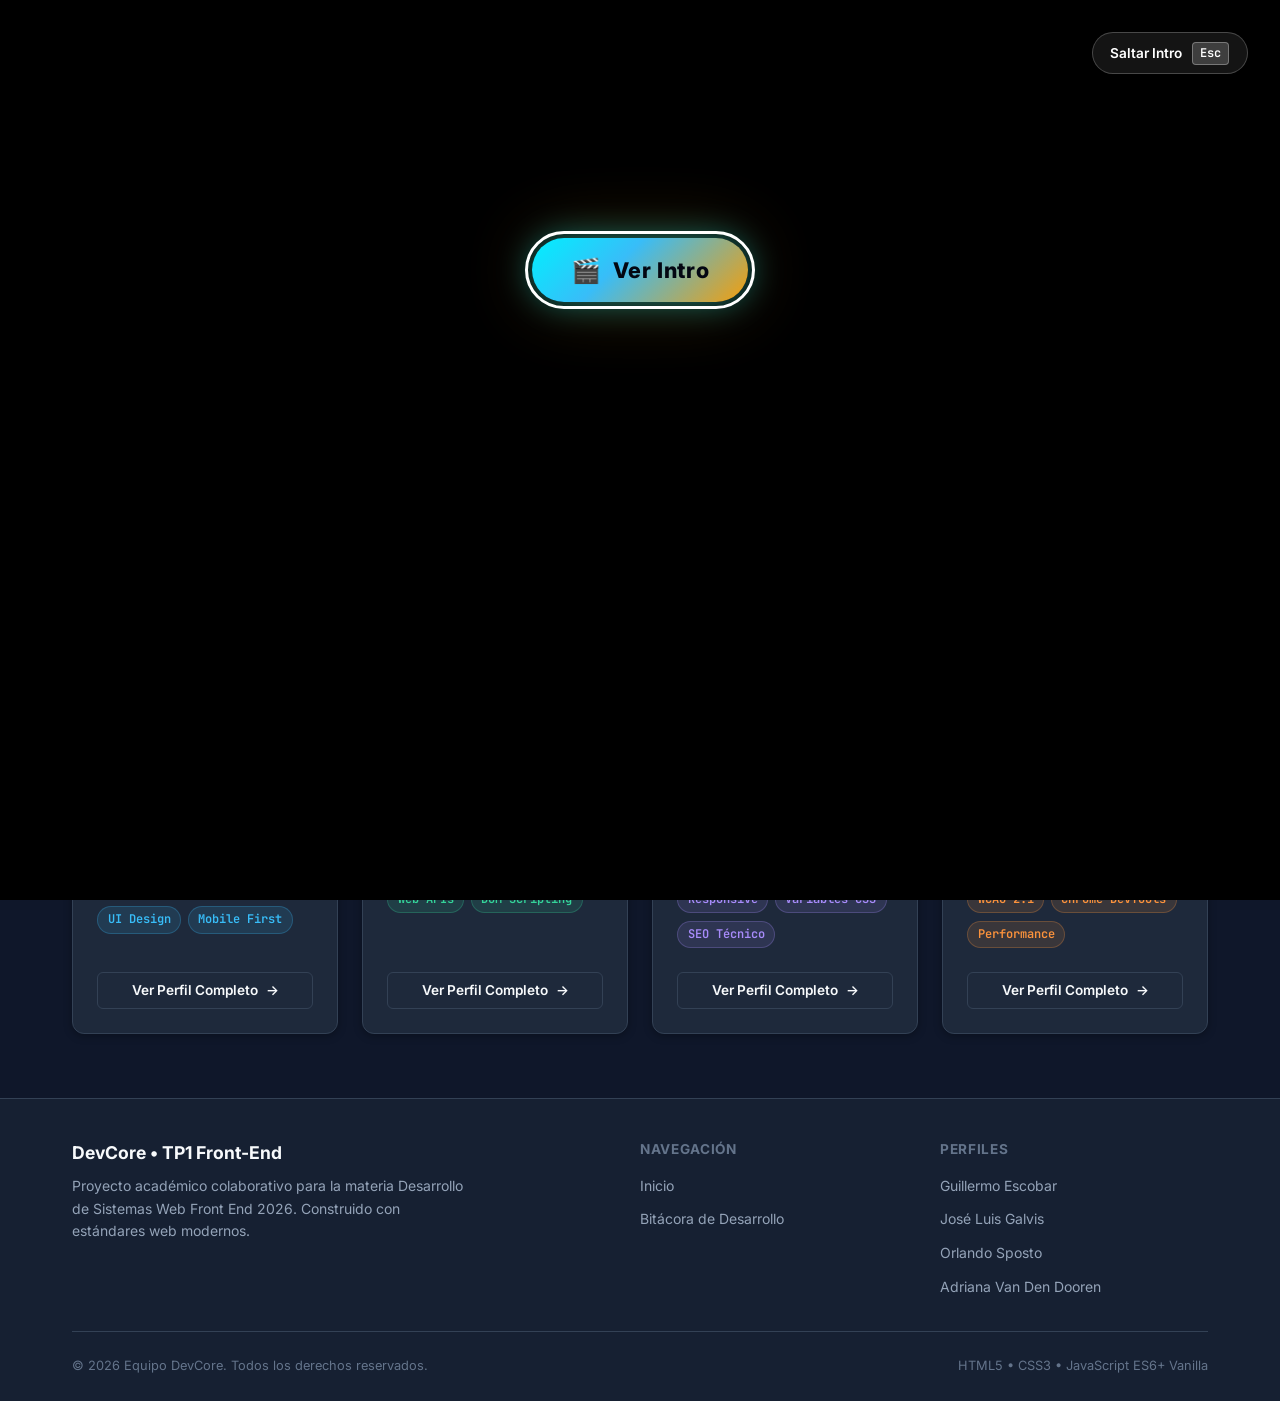
<file: index.html>
<!DOCTYPE html>
<html lang="es">
<head>
  <meta charset="UTF-8">
  <meta name="viewport" content="width=device-width, initial-scale=1.0">
  <meta name="description" content="TP1 - Desarrollo de Sistemas Web Front End 2026. Portal del equipo de desarrollo, perfiles profesionales y bitácora técnica.">
  <meta name="theme-color" content="#0F172A">
  <title>Equipo DevCore | TP1 Desarrollo Web Front End</title>
  
  <!-- Estilos principales -->
  <link rel="stylesheet" href="css/styles.css">
  
  <!-- Preconexión a Google Fonts -->
  <link rel="preconnect" href="https://fonts.googleapis.com">
  <link rel="preconnect" href="https://fonts.gstatic.com" crossorigin>
</head>
<body>

  <!-- =========================================================================
       OVERLAY CINEMATOGRÁFICO DE INTRODUCCIÓN (MÁXIMO 10 SEGUNDOS)
       ========================================================================= -->
  <aside id="introOverlay" class="intro-overlay" role="dialog" aria-modal="true" aria-label="Presentación introductoria de DevCore">
    
    <!-- Escenario de Animación Cinematográfica (Fondo Negro Minimalista) -->
    <div id="introStage" class="intro-stage">
      <!-- Botón de salto accesible visible en todo momento -->
      <button id="btnSkipIntro" class="btn-skip-intro" aria-label="Saltar introducción y entrar al sitio">
        <span>Saltar Intro</span>
        <kbd aria-hidden="true">Esc</kbd>
      </button>

      <!-- Centro de la Pantalla: Botón 'Ver Intro' al cargar y Nombre del Grupo -->
      <div class="intro-stage-center">
        <!-- Botón para iniciar la intro con sonido al recién cargar el sitio -->
        <div id="introStartWrapper" class="intro-start-wrapper">
          <button id="btnStartIntro" class="btn-intro-play-hero" aria-label="Reproducir presentación con música">
            <span class="btn-icon" aria-hidden="true">🎬</span>
            <span>Ver Intro</span>
          </button>
        </div>

        <!-- Nombre del Grupo (Funde de 0 a 100% entre el segundo 6 y el segundo 12) -->
        <div id="introGroupName" class="intro-group-hero">
          <span class="intro-group-sub">EQUIPO 2</span>
          <h1 class="intro-group-title">alfa omega</h1>
        </div>
      </div>
    </div>

    <!-- Elemento de Audio Nivelado -->
    <audio id="introAudio" src="audio/Zaratustra.mp3" preload="auto"></audio>
  </aside>

  <!-- CABECERA PRINCIPAL Y NAVEGACIÓN -->
  <header class="site-header">
    <div class="container header-inner">
      <a href="index.html" class="brand-logo" aria-label="Ir a la página principal de DevCore">
        <span class="brand-badge">TP1</span>
        <span>DevCore</span>
      </a>
      
      <!-- Botón Hamburguesa Accesible para Móviles y Tablets -->
      <button 
        type="button" 
        id="navToggle" 
        class="nav-toggle" 
        aria-expanded="false" 
        aria-controls="headerMenu" 
        aria-label="Abrir menú de navegación"
      >
        <span class="nav-toggle-bar"></span>
        <span class="nav-toggle-bar"></span>
        <span class="nav-toggle-bar"></span>
      </button>

      <!-- Menú Desplegable Responsivo -->
      <div id="headerMenu" class="header-menu">
        <nav class="main-nav" aria-label="Navegación principal">
          <ul class="nav-links">
            <li>
              <a href="index.html" class="nav-link active" aria-current="page">
                <img src="img/icons/home.svg" alt="" class="nav-icon" aria-hidden="true">
                <span>Inicio</span>
              </a>
            </li>
            <li>
              <a href="bitacora.html" class="nav-link">
                <img src="img/icons/book.svg" alt="" class="nav-icon" aria-hidden="true">
                <span>Bitácora</span>
              </a>
            </li>
          </ul>
        </nav>

        <!-- Botones de Acción: Ver Intro y Conmutador de Tema -->
        <div class="header-actions">
          <button id="btnReplayIntro" class="btn-intro-replay" title="Ver presentación interactiva" aria-label="Ver presentación interactiva">
            <span class="btn-icon" aria-hidden="true">🎬</span>
            <span class="btn-text">Ver Intro</span>
          </button>
          <button id="btnToggleTheme" class="btn-theme-toggle" title="Alternar entre Modo Formal y Modo Dinámico" aria-label="Alternar diseño del sitio">
            <span id="themeToggleIcon" class="btn-icon" aria-hidden="true">🎨</span>
            <span id="themeToggleText" class="btn-text">Modo Dinámico</span>
          </button>
        </div>
      </div>
    </div>
  </header>

  <!-- CONTENIDO PRINCIPAL -->
  <main class="main-content" id="mainContent" tabindex="-1">
    <div class="container">
      
      <!-- SECCIÓN HERO -->
      <section class="hero" aria-labelledby="hero-heading">
        <div class="hero-tag">
          <span class="badge badge-emerald">Tecnicatura Superior 2026</span>
          <span class="badge">Front End Systems</span>
        </div>
        <h1 id="hero-heading" class="hero-title">Construyendo la Web Moderna y Accesible</h1>
        <p class="hero-description">
          Somos el equipo <strong>DevCore</strong>. Desarrollamos interfaces web rápidas, semánticas y centradas en el usuario utilizando HTML5 moderno, CSS3 nativo y JavaScript Vanilla.
        </p>
      </section>

      <!-- BUSCADOR Y FILTRO EN VIVO -->
      <section class="filter-section" aria-label="Buscador y filtro de integrantes por habilidades">
        <div class="search-box">
          <img src="img/icons/search.svg" alt="" class="search-icon" aria-hidden="true">
          <input 
            type="search" 
            id="skillSearch" 
            class="search-input" 
            placeholder="Buscar integrante por habilidad (ej. CSS, JavaScript, Accesibilidad, Grid, Git)..."
            aria-label="Buscar integrantes por habilidad o tecnología"
            autocomplete="off"
          >
        </div>

        <div class="filter-tags-row">
          <span class="filter-label">Filtros rápidos:</span>
          <button type="button" class="quick-filter-btn" data-filter="all">Todos</button>
          <button type="button" class="quick-filter-btn" data-filter="HTML5">HTML5</button>
          <button type="button" class="quick-filter-btn" data-filter="CSS3">CSS3</button>
          <button type="button" class="quick-filter-btn" data-filter="JavaScript">JavaScript</button>
          <button type="button" class="quick-filter-btn" data-filter="Accesibilidad">Accesibilidad</button>
          <button type="button" class="quick-filter-btn" data-filter="Responsive">Responsive</button>
          <button type="button" class="quick-filter-btn" data-filter="Git">Git</button>
        </div>

        <div id="filterStatus" class="filter-status" aria-live="polite">
          Mostrando 4 de 4 integrantes
        </div>
      </section>

      <!-- CATÁLOGO / GRID DE INTEGRANTES -->
      <section aria-labelledby="team-heading">
        <h2 id="team-heading" class="visually-hidden" style="position: absolute; width: 1px; height: 1px; padding: 0; margin: -1px; overflow: hidden; clip: rect(0, 0, 0, 0); border: 0;">Catálogo de Integrantes del Equipo</h2>
        
        <div class="team-grid" id="teamGrid">
          
          <!-- TARJETA 1 -->
          <article class="card member-card" data-name="Guillermo Escobar" data-skills="HTML5, CSS3, CSS Grid, Flexbox, UI Design, Mobile First, Figma">
            <div>
              <div class="member-header">
                <img src="img/avatares/avatar-1.svg" alt="Avatar ilustrado de Guillermo Escobar" class="member-avatar">
                <div class="member-info">
                  <h3>Guillermo Escobar</h3>
                  <p class="member-role">Frontend & UI Specialist</p>
                  <p class="member-location">Buenos Aires • 24 años</p>
                </div>
              </div>
              
              <div class="member-skills">
                <p class="member-skills-title">Habilidades clave</p>
                <ul class="skills-badge-list">
                  <li><span class="badge">CSS Grid</span></li>
                  <li><span class="badge">Flexbox</span></li>
                  <li><span class="badge">UI Design</span></li>
                  <li><span class="badge">Mobile First</span></li>
                </ul>
              </div>
            </div>

            <a href="perfil-1.html" class="btn btn-secondary btn-sm" aria-label="Ver perfil completo de Guillermo Escobar">
              <span>Ver Perfil Completo</span>
              <span aria-hidden="true">&rarr;</span>
            </a>
          </article>

          <!-- TARJETA 2 -->
          <article class="card member-card" data-name="José Luis Galvis" data-skills="JavaScript, ES6+, Web APIs, DOM Manipulation, Clean Code, JSON, Git">
            <div>
              <div class="member-header">
                <img src="img/avatares/avatar-4.svg" alt="Avatar ilustrado de José Luis Galvis" class="member-avatar">
                <div class="member-info">
                  <h3>José Luis Galvis</h3>
                  <p class="member-role">JavaScript Developer</p>
                  <p class="member-location">Córdoba • 26 años</p>
                </div>
              </div>
              
              <div class="member-skills">
                <p class="member-skills-title">Habilidades clave</p>
                <ul class="skills-badge-list">
                  <li><span class="badge badge-emerald">JavaScript</span></li>
                  <li><span class="badge badge-emerald">ES6+</span></li>
                  <li><span class="badge badge-emerald">Web APIs</span></li>
                  <li><span class="badge badge-emerald">DOM Scripting</span></li>
                </ul>
              </div>
            </div>

            <a href="perfil-2.html" class="btn btn-secondary btn-sm" aria-label="Ver perfil completo de José Luis Galvis">
              <span>Ver Perfil Completo</span>
              <span aria-hidden="true">&rarr;</span>
            </a>
          </article>

          <!-- TARJETA 3 -->
          <article class="card member-card" data-name="Orlando Sposto" data-skills="HTML5 Semántico, CSS3, Responsive, CSS Variables, SEO, Performance, Git">
            <div>
              <div class="member-header">
                <img src="img/avatares/avatar-3.svg" alt="Avatar ilustrado de Orlando Sposto" class="member-avatar">
                <div class="member-info">
                  <h3>Orlando Sposto</h3>
                  <p class="member-role">Layout & SEO Architect</p>
                  <p class="member-location">Rosario • 25 años</p>
                </div>
              </div>
              
              <div class="member-skills">
                <p class="member-skills-title">Habilidades clave</p>
                <ul class="skills-badge-list">
                  <li><span class="badge badge-purple">HTML5 Semántico</span></li>
                  <li><span class="badge badge-purple">Responsive</span></li>
                  <li><span class="badge badge-purple">Variables CSS</span></li>
                  <li><span class="badge badge-purple">SEO Técnico</span></li>
                </ul>
              </div>
            </div>

            <a href="perfil-3.html" class="btn btn-secondary btn-sm" aria-label="Ver perfil completo de Orlando Sposto">
              <span>Ver Perfil Completo</span>
              <span aria-hidden="true">&rarr;</span>
            </a>
          </article>

          <!-- TARJETA 4 -->
          <article class="card member-card" data-name="Adriana Van Den Dooren" data-skills="Accesibilidad, a11y, WCAG, Chrome DevTools, Testing, Performance, Web Standards">
            <div>
              <div class="member-header">
                <img src="img/avatares/avatar-2.svg" alt="Avatar ilustrado de Adriana Van Den Dooren" class="member-avatar">
                <div class="member-info">
                  <h3>Adriana Van Den Dooren</h3>
                  <p class="member-role">Accessibility & QA Engineer</p>
                  <p class="member-location">Mendoza • 27 años</p>
                </div>
              </div>
              
              <div class="member-skills">
                <p class="member-skills-title">Habilidades clave</p>
                <ul class="skills-badge-list">
                  <li><span class="badge badge-orange">Accesibilidad (a11y)</span></li>
                  <li><span class="badge badge-orange">WCAG 2.1</span></li>
                  <li><span class="badge badge-orange">Chrome DevTools</span></li>
                  <li><span class="badge badge-orange">Performance</span></li>
                </ul>
              </div>
            </div>

            <a href="perfil-4.html" class="btn btn-secondary btn-sm" aria-label="Ver perfil completo de Adriana Van Den Dooren">
              <span>Ver Perfil Completo</span>
              <span aria-hidden="true">&rarr;</span>
            </a>
          </article>

        </div>

        <!-- ESTADO VACÍO (SIN COINCIDENCIAS) -->
        <div id="noResults" class="empty-state" style="display: none;">
          <p>No se encontraron integrantes con la habilidad o término especificado.</p>
          <button type="button" class="btn btn-secondary btn-sm" id="clearFilterBtn" style="margin-top: 1rem;">Restablecer filtros</button>
        </div>
      </section>

    </div>
  </main>

  <!-- PIE DE PÁGINA -->
  <footer class="site-footer">
    <div class="container">
      <div class="footer-grid">
        <div class="footer-brand">
          <h4>DevCore • TP1 Front-End</h4>
          <p>Proyecto académico colaborativo para la materia Desarrollo de Sistemas Web Front End 2026. Construido con estándares web modernos.</p>
        </div>
        
        <div>
          <h5 class="footer-links-title">Navegación</h5>
          <ul class="footer-nav">
            <li><a href="index.html">Inicio</a></li>
            <li><a href="bitacora.html">Bitácora de Desarrollo</a></li>
          </ul>
        </div>

        <div>
          <h5 class="footer-links-title">Perfiles</h5>
          <ul class="footer-nav">
            <li><a href="perfil-1.html">Guillermo Escobar</a></li>
            <li><a href="perfil-2.html">José Luis Galvis</a></li>
            <li><a href="perfil-3.html">Orlando Sposto</a></li>
            <li><a href="perfil-4.html">Adriana Van Den Dooren</a></li>
          </ul>
        </div>
      </div>

      <div class="footer-bottom">
        <p>&copy; 2026 Equipo DevCore. Todos los derechos reservados.</p>
        <p>HTML5 • CSS3 • JavaScript ES6+ Vanilla</p>
      </div>
    </div>
  </footer>

  <!-- Scripts -->
  <script src="js/main.js"></script>
</body>
</html>
</file>
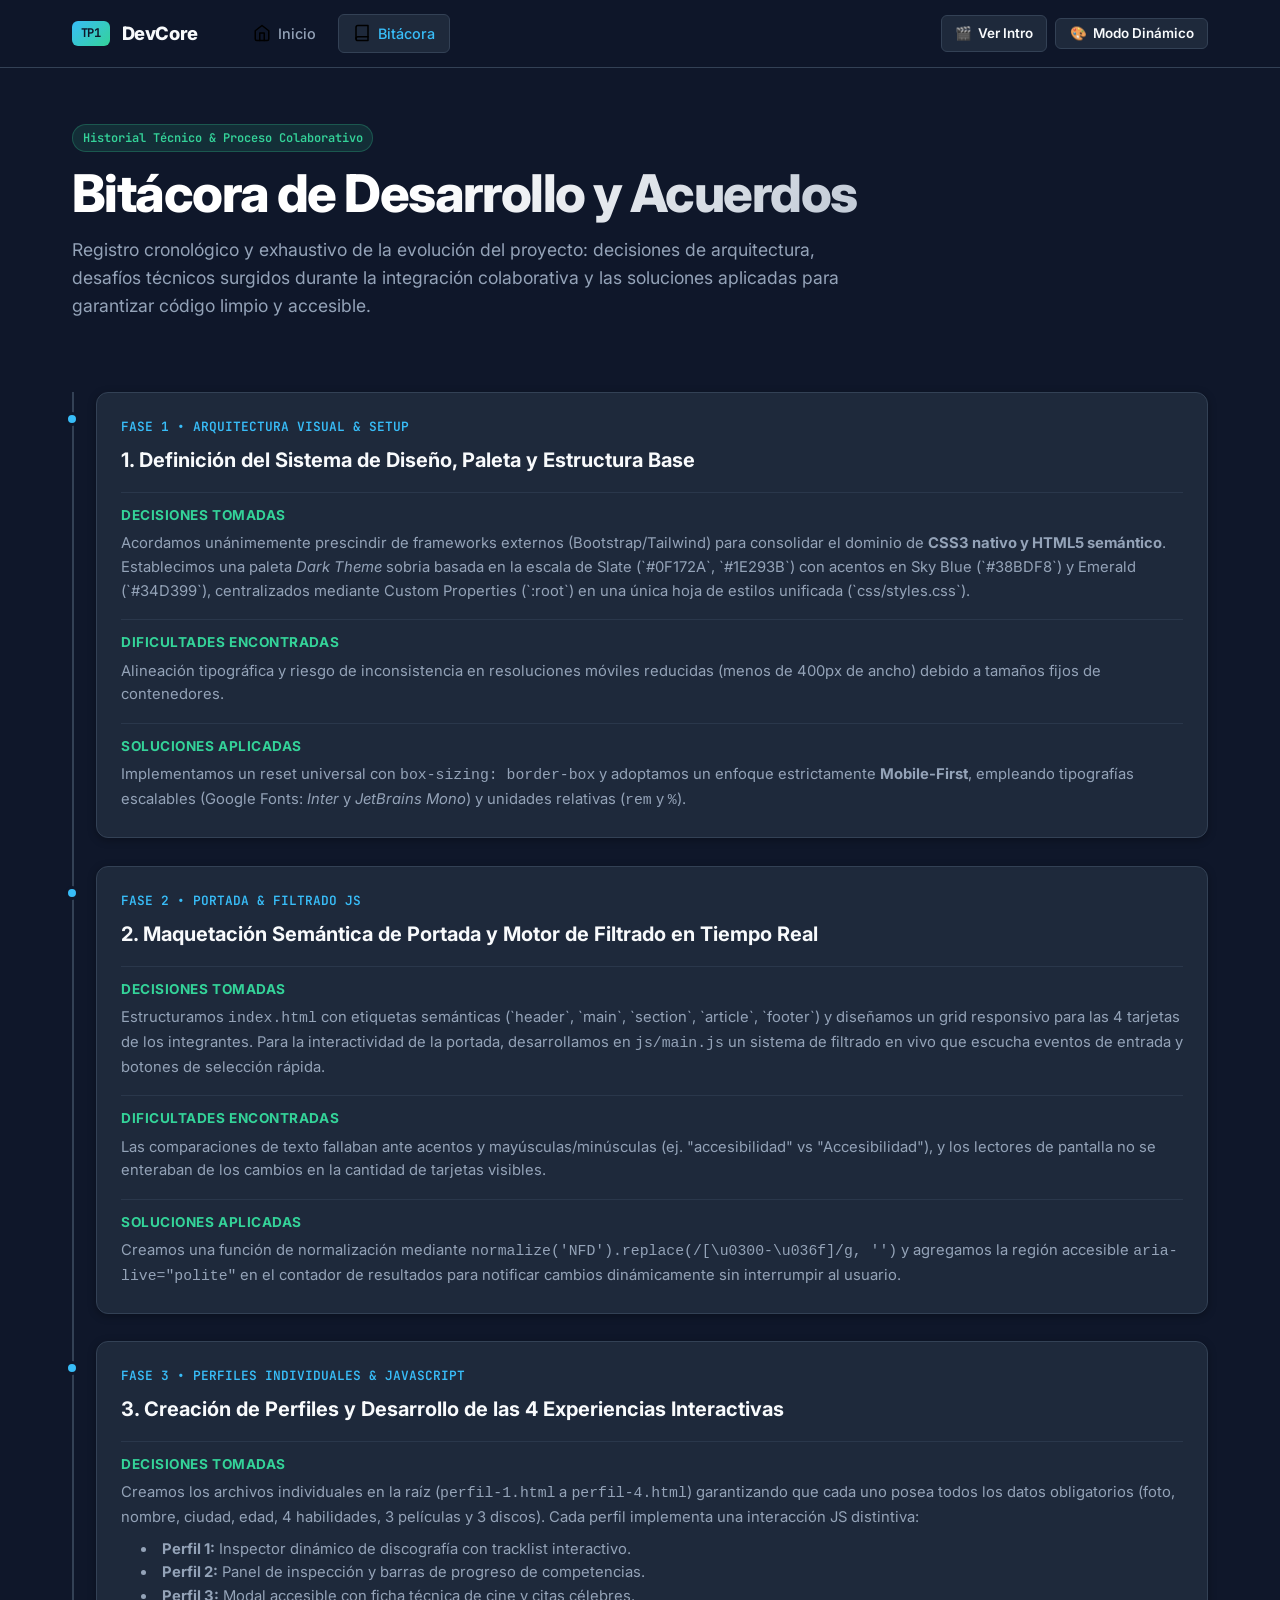
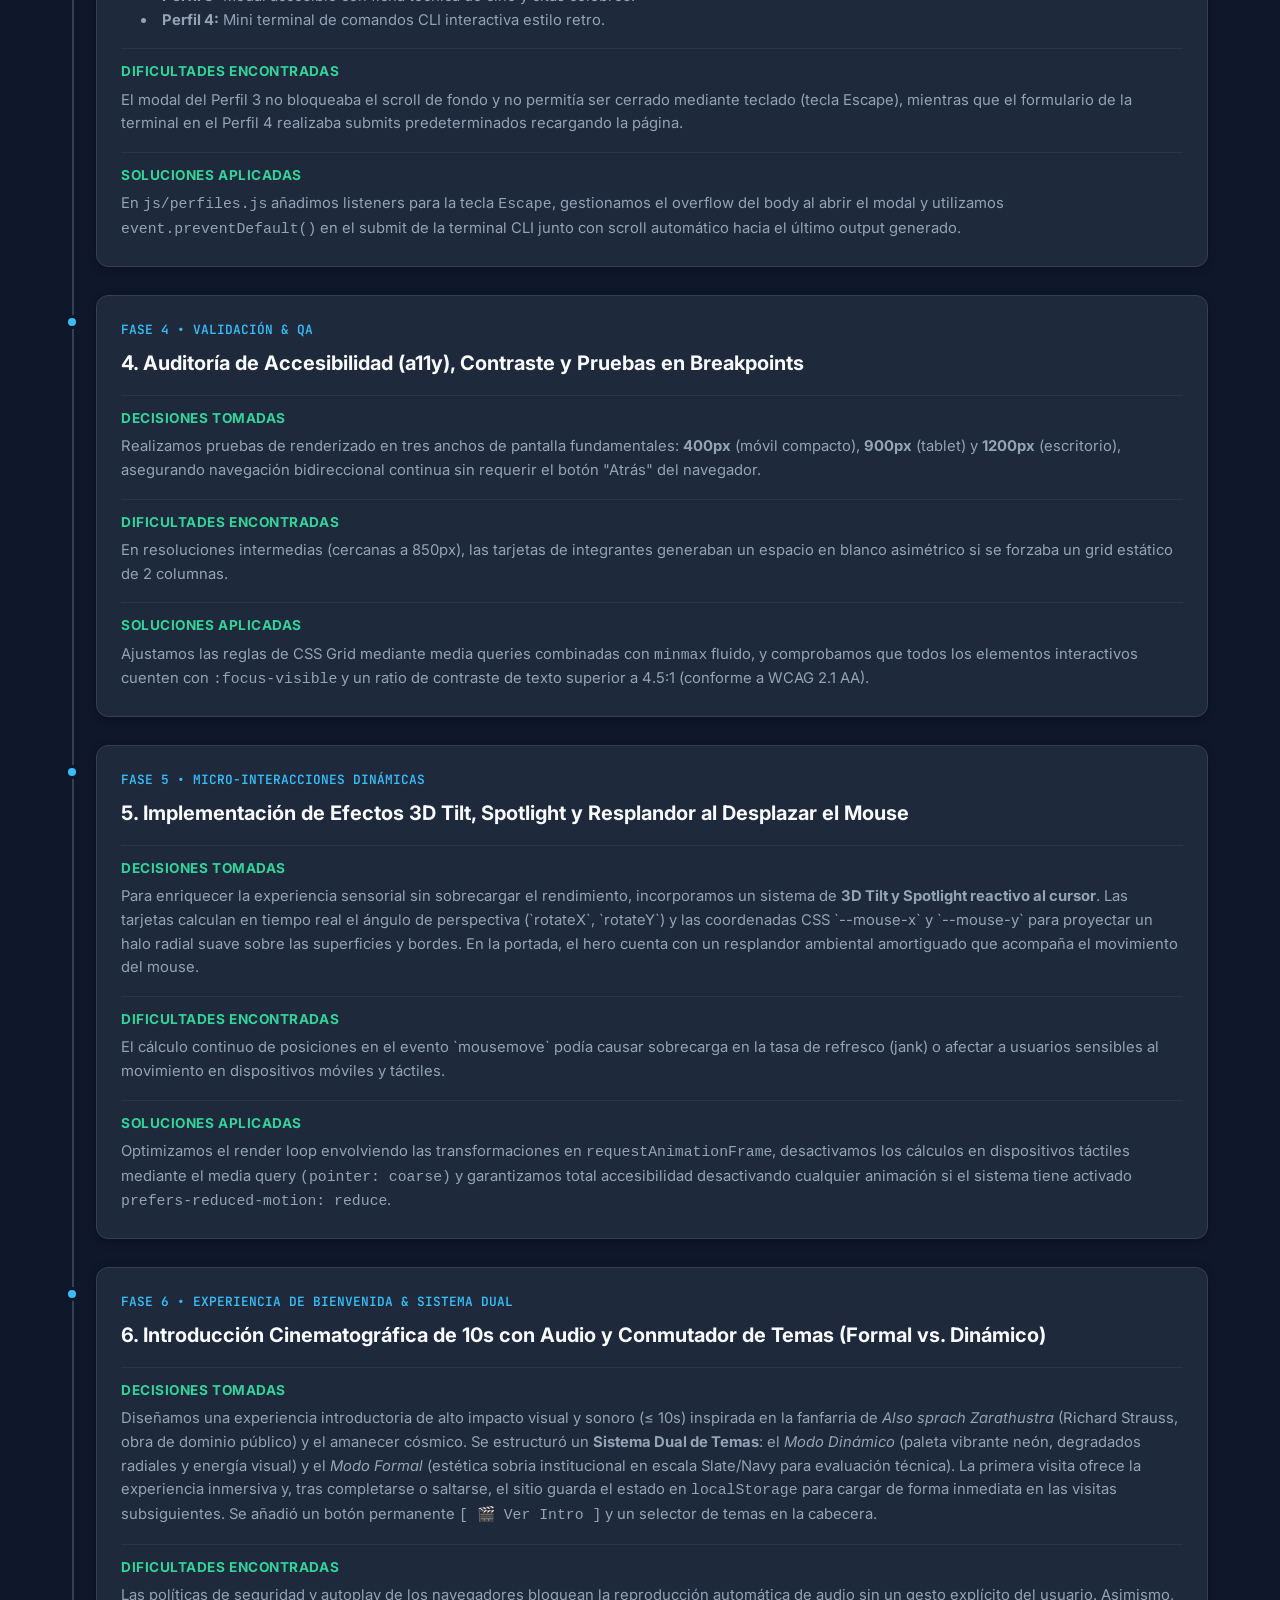
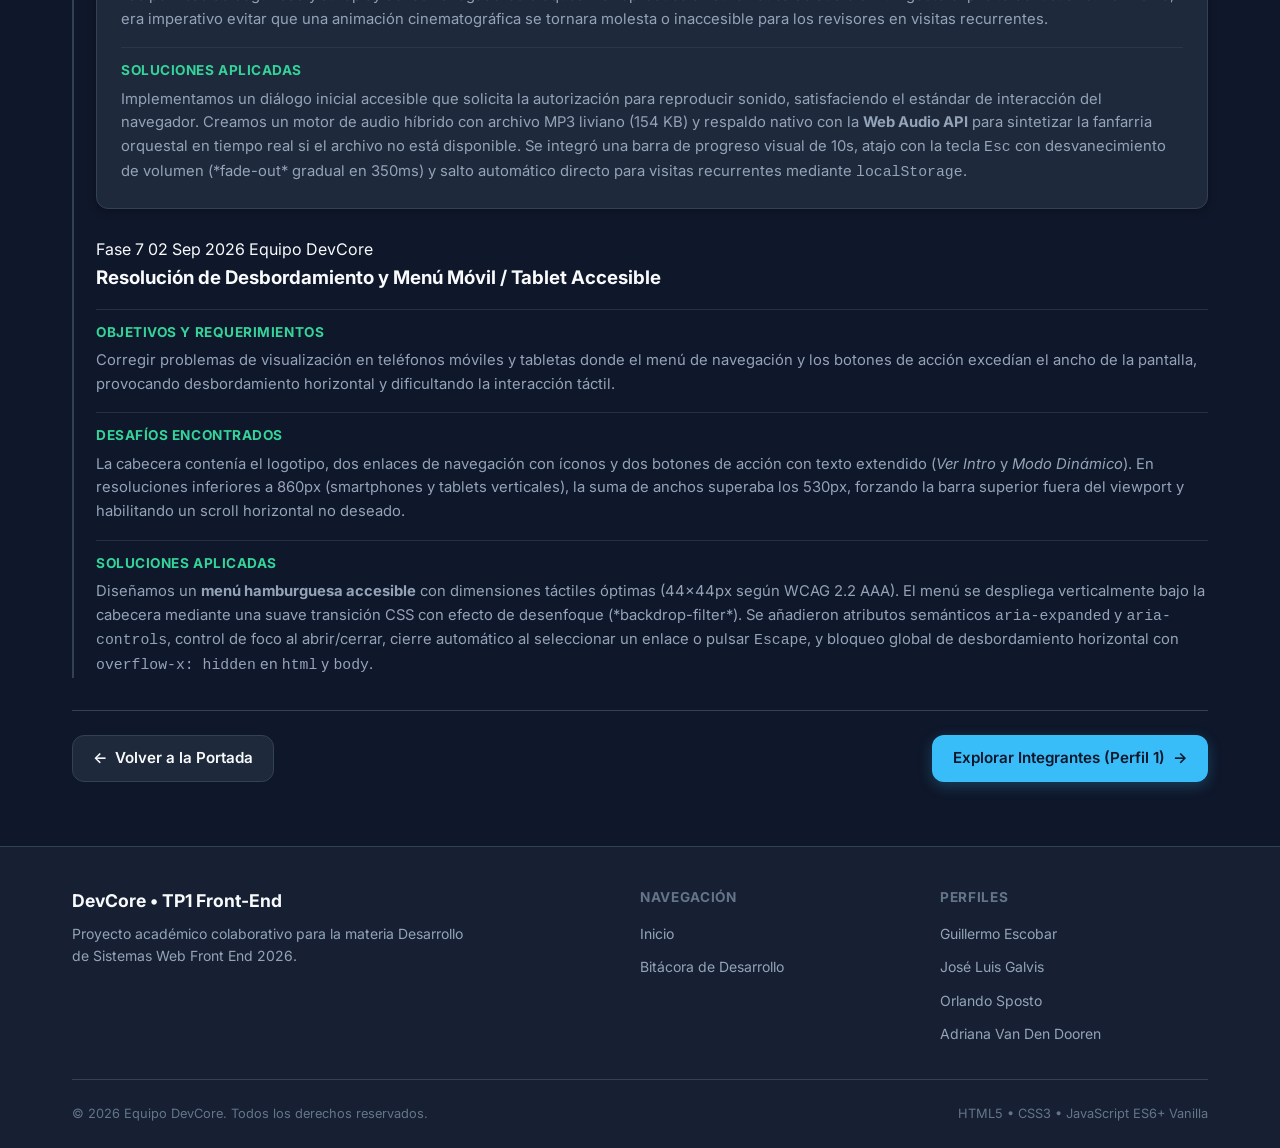
<file: bitacora.html>
<!DOCTYPE html>
<html lang="es">
<head>
  <meta charset="UTF-8">
  <meta name="viewport" content="width=device-width, initial-scale=1.0">
  <meta name="description" content="Bitácora de Desarrollo del equipo DevCore - Registro de acuerdos, decisiones técnicas, desafíos y soluciones aplicadas en el TP1 Front End 2026.">
  <meta name="theme-color" content="#0F172A">
  <title>Bitácora de Desarrollo | DevCore TP1</title>
  
  <link rel="stylesheet" href="css/styles.css">
  <link rel="preconnect" href="https://fonts.googleapis.com">
  <link rel="preconnect" href="https://fonts.gstatic.com" crossorigin>
</head>
<body>

  <!-- CABECERA PRINCIPAL -->
  <header class="site-header">
    <div class="container header-inner">
      <a href="index.html" class="brand-logo" aria-label="Ir a la página principal de DevCore">
        <span class="brand-badge">TP1</span>
        <span>DevCore</span>
      </a>
      
      <!-- Botón Hamburguesa Accesible para Móviles y Tablets -->
      <button 
        type="button" 
        id="navToggle" 
        class="nav-toggle" 
        aria-expanded="false" 
        aria-controls="headerMenu" 
        aria-label="Abrir menú de navegación"
      >
        <span class="nav-toggle-bar"></span>
        <span class="nav-toggle-bar"></span>
        <span class="nav-toggle-bar"></span>
      </button>

      <!-- Menú Desplegable Responsivo -->
      <div id="headerMenu" class="header-menu">
        <nav class="main-nav" aria-label="Navegación principal">
          <ul class="nav-links">
            <li>
              <a href="index.html" class="nav-link">
                <img src="img/icons/home.svg" alt="" class="nav-icon" aria-hidden="true">
                <span>Inicio</span>
              </a>
            </li>
            <li>
              <a href="bitacora.html" class="nav-link active" aria-current="page">
                <img src="img/icons/book.svg" alt="" class="nav-icon" aria-hidden="true">
                <span>Bitácora</span>
              </a>
            </li>
          </ul>
        </nav>

        <!-- Botones de Acción: Ver Intro y Conmutador de Tema -->
        <div class="header-actions">
          <a href="index.html?intro=true" class="btn-intro-replay" title="Ver presentación interactiva" aria-label="Ver presentación interactiva">
            <span class="btn-icon" aria-hidden="true">🎬</span>
            <span class="btn-text">Ver Intro</span>
          </a>
          <button id="btnToggleTheme" class="btn-theme-toggle" title="Alternar entre Modo Formal y Modo Dinámico" aria-label="Alternar diseño del sitio">
            <span id="themeToggleIcon" class="btn-icon" aria-hidden="true">🎨</span>
            <span id="themeToggleText" class="btn-text">Modo Dinámico</span>
          </button>
        </div>
      </div>
    </div>
  </header>

  <!-- CONTENIDO PRINCIPAL -->
  <main class="main-content">
    <div class="container">
      
      <!-- HERO DE LA BITÁCORA -->
      <section class="hero" aria-labelledby="bitacora-heading" style="text-align: left; padding: 1.5rem 0 2.5rem 0;">
        <span class="badge badge-emerald">Historial Técnico & Proceso Colaborativo</span>
        <h1 id="bitacora-heading" class="hero-title" style="margin-top: 0.75rem; margin-bottom: 0.75rem;">
          Bitácora de Desarrollo y Acuerdos
        </h1>
        <p class="hero-description" style="margin-left: 0; max-width: 800px;">
          Registro cronológico y exhaustivo de la evolución del proyecto: decisiones de arquitectura, desafíos técnicos surgidos durante la integración colaborativa y las soluciones aplicadas para garantizar código limpio y accesible.
        </p>
      </section>

      <!-- TIMELINE DE ENTRADAS -->
      <section aria-label="Entradas cronológicas de la bitácora">
        <div class="timeline">
          
          <!-- ENTRADA 1: SETUP Y SISTEMA DE DISEÑO -->
          <article class="timeline-entry">
            <div class="timeline-dot"></div>
            <div class="card">
              <div class="timeline-date">FASE 1 • ARQUITECTURA VISUAL & SETUP</div>
              <h2 class="timeline-title">1. Definición del Sistema de Diseño, Paleta y Estructura Base</h2>
              
              <div class="entry-section">
                <div class="entry-section-title">Decisiones Tomadas</div>
                <p>
                  Acordamos unánimemente prescindir de frameworks externos (Bootstrap/Tailwind) para consolidar el dominio de <strong>CSS3 nativo y HTML5 semántico</strong>. Establecimos una paleta <em>Dark Theme</em> sobria basada en la escala de Slate (`#0F172A`, `#1E293B`) con acentos en Sky Blue (`#38BDF8`) y Emerald (`#34D399`), centralizados mediante Custom Properties (`:root`) en una única hoja de estilos unificada (`css/styles.css`).
                </p>
              </div>

              <div class="entry-section">
                <div class="entry-section-title">Dificultades Encontradas</div>
                <p>
                  Alineación tipográfica y riesgo de inconsistencia en resoluciones móviles reducidas (menos de 400px de ancho) debido a tamaños fijos de contenedores.
                </p>
              </div>

              <div class="entry-section">
                <div class="entry-section-title">Soluciones Aplicadas</div>
                <p>
                  Implementamos un reset universal con <code>box-sizing: border-box</code> y adoptamos un enfoque estrictamente <strong>Mobile-First</strong>, empleando tipografías escalables (Google Fonts: <em>Inter</em> y <em>JetBrains Mono</em>) y unidades relativas (<code>rem</code> y <code>%</code>).
                </p>
              </div>
            </div>
          </article>

          <!-- ENTRADA 2: MAQUETACIÓN PORTADA Y BÚSQUEDA DINÁMICA -->
          <article class="timeline-entry">
            <div class="timeline-dot"></div>
            <div class="card">
              <div class="timeline-date">FASE 2 • PORTADA & FILTRADO JS</div>
              <h2 class="timeline-title">2. Maquetación Semántica de Portada y Motor de Filtrado en Tiempo Real</h2>
              
              <div class="entry-section">
                <div class="entry-section-title">Decisiones Tomadas</div>
                <p>
                  Estructuramos <code>index.html</code> con etiquetas semánticas (`header`, `main`, `section`, `article`, `footer`) y diseñamos un grid responsivo para las 4 tarjetas de los integrantes. Para la interactividad de la portada, desarrollamos en <code>js/main.js</code> un sistema de filtrado en vivo que escucha eventos de entrada y botones de selección rápida.
                </p>
              </div>

              <div class="entry-section">
                <div class="entry-section-title">Dificultades Encontradas</div>
                <p>
                  Las comparaciones de texto fallaban ante acentos y mayúsculas/minúsculas (ej. "accesibilidad" vs "Accesibilidad"), y los lectores de pantalla no se enteraban de los cambios en la cantidad de tarjetas visibles.
                </p>
              </div>

              <div class="entry-section">
                <div class="entry-section-title">Soluciones Aplicadas</div>
                <p>
                  Creamos una función de normalización mediante <code>normalize('NFD').replace(/[\u0300-\u036f]/g, '')</code> y agregamos la región accesible <code>aria-live="polite"</code> en el contador de resultados para notificar cambios dinámicamente sin interrumpir al usuario.
                </p>
              </div>
            </div>
          </article>

          <!-- ENTRADA 3: PERFILES INDIVIDUALES Y FUNCIONALIDADES ÚNICAS -->
          <article class="timeline-entry">
            <div class="timeline-dot"></div>
            <div class="card">
              <div class="timeline-date">FASE 3 • PERFILES INDIVIDUALES & JAVASCRIPT</div>
              <h2 class="timeline-title">3. Creación de Perfiles y Desarrollo de las 4 Experiencias Interactivas</h2>
              
              <div class="entry-section">
                <div class="entry-section-title">Decisiones Tomadas</div>
                <p>
                  Creamos los archivos individuales en la raíz (<code>perfil-1.html</code> a <code>perfil-4.html</code>) garantizando que cada uno posea todos los datos obligatorios (foto, nombre, ciudad, edad, 4 habilidades, 3 películas y 3 discos). Cada perfil implementa una interacción JS distintiva:
                </p>
                <ul style="margin-top: 0.5rem; padding-left: 1.25rem;">
                  <li><strong>Perfil 1:</strong> Inspector dinámico de discografía con tracklist interactivo.</li>
                  <li><strong>Perfil 2:</strong> Panel de inspección y barras de progreso de competencias.</li>
                  <li><strong>Perfil 3:</strong> Modal accesible con ficha técnica de cine y citas célebres.</li>
                  <li><strong>Perfil 4:</strong> Mini terminal de comandos CLI interactiva estilo retro.</li>
                </ul>
              </div>

              <div class="entry-section">
                <div class="entry-section-title">Dificultades Encontradas</div>
                <p>
                  El modal del Perfil 3 no bloqueaba el scroll de fondo y no permitía ser cerrado mediante teclado (tecla Escape), mientras que el formulario de la terminal en el Perfil 4 realizaba submits predeterminados recargando la página.
                </p>
              </div>

              <div class="entry-section">
                <div class="entry-section-title">Soluciones Aplicadas</div>
                <p>
                  En <code>js/perfiles.js</code> añadimos listeners para la tecla <code>Escape</code>, gestionamos el overflow del body al abrir el modal y utilizamos <code>event.preventDefault()</code> en el submit de la terminal CLI junto con scroll automático hacia el último output generado.
                </p>
              </div>
            </div>
          </article>

          <!-- ENTRADA 4: REVISIÓN DE ACCESIBILIDAD Y RESPONSIVE -->
          <article class="timeline-entry">
            <div class="timeline-dot"></div>
            <div class="card">
              <div class="timeline-date">FASE 4 • VALIDACIÓN & QA</div>
              <h2 class="timeline-title">4. Auditoría de Accesibilidad (a11y), Contraste y Pruebas en Breakpoints</h2>
              
              <div class="entry-section">
                <div class="entry-section-title">Decisiones Tomadas</div>
                <p>
                  Realizamos pruebas de renderizado en tres anchos de pantalla fundamentales: <strong>400px</strong> (móvil compacto), <strong>900px</strong> (tablet) y <strong>1200px</strong> (escritorio), asegurando navegación bidireccional continua sin requerir el botón "Atrás" del navegador.
                </p>
              </div>

              <div class="entry-section">
                <div class="entry-section-title">Dificultades Encontradas</div>
                <p>
                  En resoluciones intermedias (cercanas a 850px), las tarjetas de integrantes generaban un espacio en blanco asimétrico si se forzaba un grid estático de 2 columnas.
                </p>
              </div>

              <div class="entry-section">
                <div class="entry-section-title">Soluciones Aplicadas</div>
                <p>
                  Ajustamos las reglas de CSS Grid mediante media queries combinadas con <code>minmax</code> fluido, y comprobamos que todos los elementos interactivos cuenten con <code>:focus-visible</code> y un ratio de contraste de texto superior a 4.5:1 (conforme a WCAG 2.1 AA).
                </p>
              </div>
            </div>
          </article>

          <!-- ENTRADA 5: MICRO-INTERACCIONES DINÁMICAS AL MOVER EL MOUSE -->
          <article class="timeline-entry">
            <div class="timeline-dot"></div>
            <div class="card">
              <div class="timeline-date">FASE 5 • MICRO-INTERACCIONES DINÁMICAS</div>
              <h2 class="timeline-title">5. Implementación de Efectos 3D Tilt, Spotlight y Resplandor al Desplazar el Mouse</h2>
              
              <div class="entry-section">
                <div class="entry-section-title">Decisiones Tomadas</div>
                <p>
                  Para enriquecer la experiencia sensorial sin sobrecargar el rendimiento, incorporamos un sistema de <strong>3D Tilt y Spotlight reactivo al cursor</strong>. Las tarjetas calculan en tiempo real el ángulo de perspectiva (`rotateX`, `rotateY`) y las coordenadas CSS `--mouse-x` y `--mouse-y` para proyectar un halo radial suave sobre las superficies y bordes. En la portada, el hero cuenta con un resplandor ambiental amortiguado que acompaña el movimiento del mouse.
                </p>
              </div>

              <div class="entry-section">
                <div class="entry-section-title">Dificultades Encontradas</div>
                <p>
                  El cálculo continuo de posiciones en el evento `mousemove` podía causar sobrecarga en la tasa de refresco (jank) o afectar a usuarios sensibles al movimiento en dispositivos móviles y táctiles.
                </p>
              </div>

              <div class="entry-section">
                <div class="entry-section-title">Soluciones Aplicadas</div>
                <p>
                  Optimizamos el render loop envolviendo las transformaciones en <code>requestAnimationFrame</code>, desactivamos los cálculos en dispositivos táctiles mediante el media query <code>(pointer: coarse)</code> y garantizamos total accesibilidad desactivando cualquier animación si el sistema tiene activado <code>prefers-reduced-motion: reduce</code>.
                </p>
              </div>
            </div>
          </article>

          <!-- ENTRADA 6: EXPERIENCIA DE BIENVENIDA (10s), AUDIO Y SISTEMA DUAL DE TEMAS -->
          <article class="timeline-entry">
            <div class="timeline-dot"></div>
            <div class="card">
              <div class="timeline-date">FASE 6 • EXPERIENCIA DE BIENVENIDA & SISTEMA DUAL</div>
              <h2 class="timeline-title">6. Introducción Cinematográfica de 10s con Audio y Conmutador de Temas (Formal vs. Dinámico)</h2>
              
              <div class="entry-section">
                <div class="entry-section-title">Decisiones Tomadas</div>
                <p>
                  Diseñamos una experiencia introductoria de alto impacto visual y sonoro (≤ 10s) inspirada en la fanfarria de <em>Also sprach Zarathustra</em> (Richard Strauss, obra de dominio público) y el amanecer cósmico. Se estructuró un <strong>Sistema Dual de Temas</strong>: el <em>Modo Dinámico</em> (paleta vibrante neón, degradados radiales y energía visual) y el <em>Modo Formal</em> (estética sobria institucional en escala Slate/Navy para evaluación técnica). La primera visita ofrece la experiencia inmersiva y, tras completarse o saltarse, el sitio guarda el estado en <code>localStorage</code> para cargar de forma inmediata en las visitas subsiguientes. Se añadió un botón permanente <code>[ 🎬 Ver Intro ]</code> y un selector de temas en la cabecera.
                </p>
              </div>

              <div class="entry-section">
                <div class="entry-section-title">Dificultades Encontradas</div>
                <p>
                  Las políticas de seguridad y autoplay de los navegadores bloquean la reproducción automática de audio sin un gesto explícito del usuario. Asimismo, era imperativo evitar que una animación cinematográfica se tornara molesta o inaccesible para los revisores en visitas recurrentes.
                </p>
              </div>

              <div class="entry-section">
                <div class="entry-section-title">Soluciones Aplicadas</div>
                <p>
                  Implementamos un diálogo inicial accesible que solicita la autorización para reproducir sonido, satisfaciendo el estándar de interacción del navegador. Creamos un motor de audio híbrido con archivo MP3 liviano (154 KB) y respaldo nativo con la <strong>Web Audio API</strong> para sintetizar la fanfarria orquestal en tiempo real si el archivo no está disponible. Se integró una barra de progreso visual de 10s, atajo con la tecla <kbd>Esc</kbd> con desvanecimiento de volumen (*fade-out* gradual en 350ms) y salto automático directo para visitas recurrentes mediante <code>localStorage</code>.
                </p>
              </div>
            </div>
          </article>

          <!-- ENTRADA 7: RESPONSIVIDAD Y MENÚ MÓVIL ACCESIBLE -->
          <article class="timeline-entry" aria-labelledby="fase-7-heading">
            <div class="entry-meta">
              <span class="entry-phase">Fase 7</span>
              <time class="entry-date" datetime="2026-09-02">02 Sep 2026</time>
              <span class="entry-author">Equipo DevCore</span>
            </div>
            
            <div class="entry-body">
              <h3 id="fase-7-heading" class="entry-title">Resolución de Desbordamiento y Menú Móvil / Tablet Accesible</h3>
              
              <div class="entry-section">
                <div class="entry-section-title">Objetivos y Requerimientos</div>
                <p>
                  Corregir problemas de visualización en teléfonos móviles y tabletas donde el menú de navegación y los botones de acción excedían el ancho de la pantalla, provocando desbordamiento horizontal y dificultando la interacción táctil.
                </p>
              </div>

              <div class="entry-section">
                <div class="entry-section-title">Desafíos Encontrados</div>
                <p>
                  La cabecera contenía el logotipo, dos enlaces de navegación con íconos y dos botones de acción con texto extendido (<em>Ver Intro</em> y <em>Modo Dinámico</em>). En resoluciones inferiores a 860px (smartphones y tablets verticales), la suma de anchos superaba los 530px, forzando la barra superior fuera del viewport y habilitando un scroll horizontal no deseado.
                </p>
              </div>

              <div class="entry-section">
                <div class="entry-section-title">Soluciones Aplicadas</div>
                <p>
                  Diseñamos un <strong>menú hamburguesa accesible</strong> con dimensiones táctiles óptimas (44&times;44px según WCAG 2.2 AAA). El menú se despliega verticalmente bajo la cabecera mediante una suave transición CSS con efecto de desenfoque (*backdrop-filter*). Se añadieron atributos semánticos <code>aria-expanded</code> y <code>aria-controls</code>, control de foco al abrir/cerrar, cierre automático al seleccionar un enlace o pulsar <kbd>Escape</kbd>, y bloqueo global de desbordamiento horizontal con <code>overflow-x: hidden</code> en <code>html</code> y <code>body</code>.
                </p>
              </div>
            </div>
          </article>

        </div>
      </section>

      <!-- NAVEGACIÓN INFERIOR -->
      <nav class="page-navigation-footer" aria-label="Navegación de retorno">
        <a href="index.html" class="btn btn-secondary">
          <span aria-hidden="true">&larr;</span>
          <span>Volver a la Portada</span>
        </a>

        <div class="profile-nav-buttons">
          <a href="perfil-1.html" class="btn btn-primary">
            <span>Explorar Integrantes (Perfil 1)</span>
            <span aria-hidden="true">&rarr;</span>
          </a>
        </div>
      </nav>

    </div>
  </main>

  <!-- PIE DE PÁGINA -->
  <footer class="site-footer">
    <div class="container">
      <div class="footer-grid">
        <div class="footer-brand">
          <h4>DevCore • TP1 Front-End</h4>
          <p>Proyecto académico colaborativo para la materia Desarrollo de Sistemas Web Front End 2026.</p>
        </div>
        
        <div>
          <h5 class="footer-links-title">Navegación</h5>
          <ul class="footer-nav">
            <li><a href="index.html">Inicio</a></li>
            <li><a href="bitacora.html">Bitácora de Desarrollo</a></li>
          </ul>
        </div>

        <div>
          <h5 class="footer-links-title">Perfiles</h5>
          <ul class="footer-nav">
            <li><a href="perfil-1.html">Guillermo Escobar</a></li>
            <li><a href="perfil-2.html">José Luis Galvis</a></li>
            <li><a href="perfil-3.html">Orlando Sposto</a></li>
            <li><a href="perfil-4.html">Adriana Van Den Dooren</a></li>
          </ul>
        </div>
      </div>

      <div class="footer-bottom">
        <p>&copy; 2026 Equipo DevCore. Todos los derechos reservados.</p>
        <p>HTML5 • CSS3 • JavaScript ES6+ Vanilla</p>
      </div>
    </div>
  </footer>

  <!-- Scripts: Sincronización de Tema y Menú Móvil -->
  <script src="js/perfiles.js"></script>
</body>
</html>
</file>
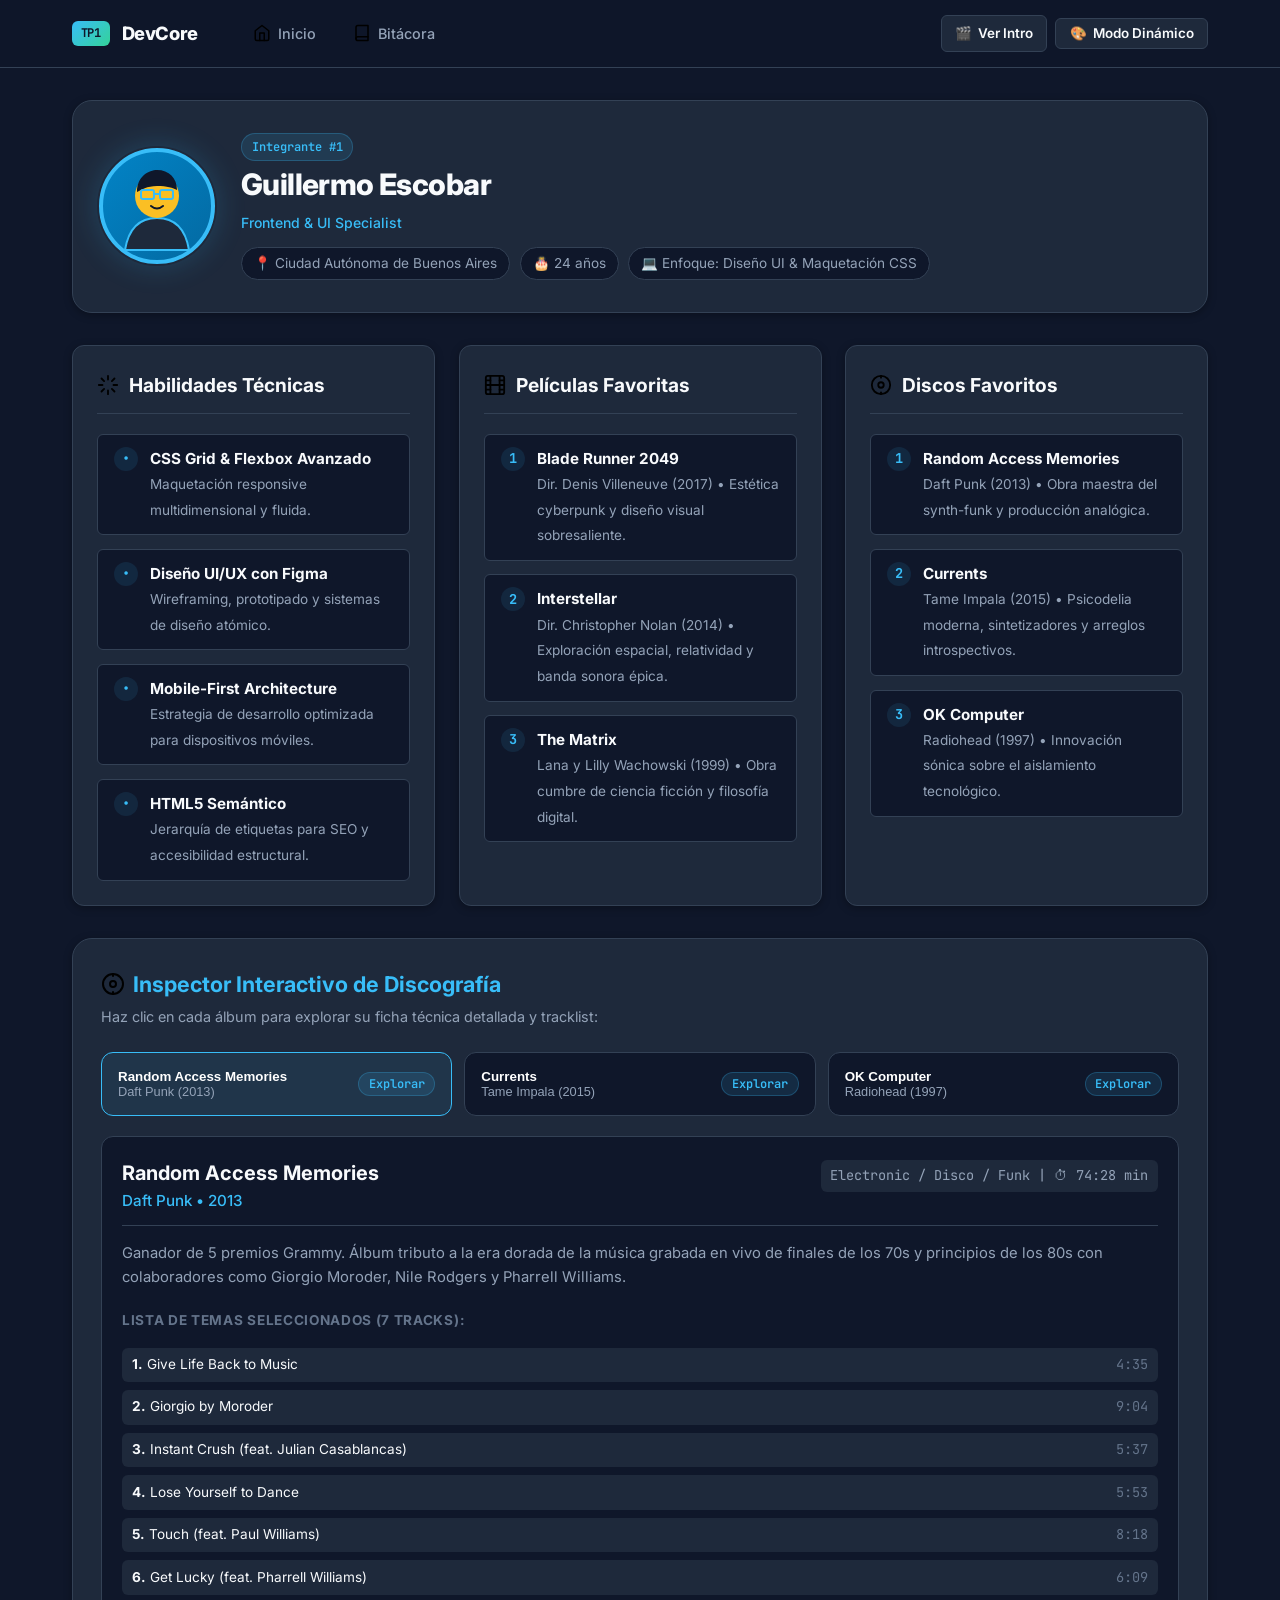
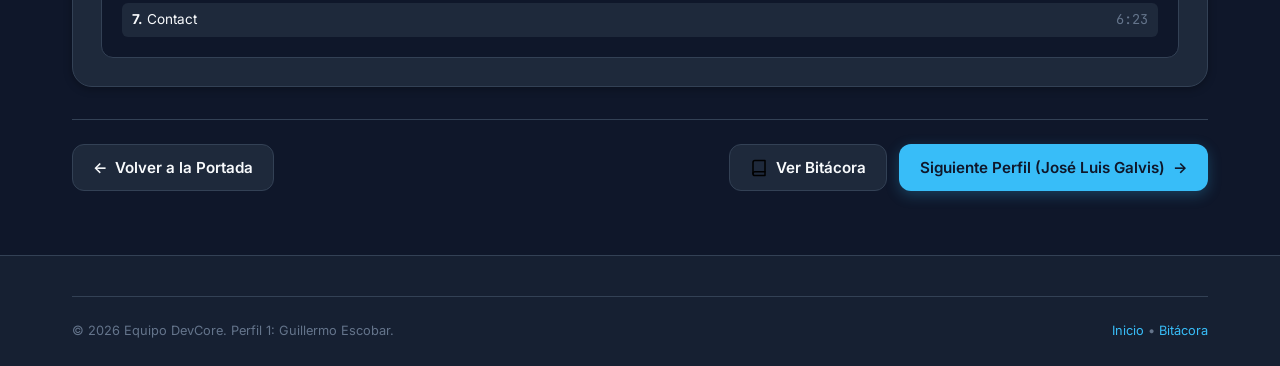
<file: perfil-1.html>
<!DOCTYPE html>
<html lang="es">
<head>
  <meta charset="UTF-8">
  <meta name="viewport" content="width=device-width, initial-scale=1.0">
  <meta name="description" content="Perfil profesional de Guillermo Escobar - Frontend & UI Specialist. TP1 Desarrollo Web Front End 2026.">
  <meta name="theme-color" content="#0F172A">
  <title>Perfil: Guillermo Escobar | DevCore</title>
  
  <link rel="stylesheet" href="css/styles.css">
  <link rel="preconnect" href="https://fonts.googleapis.com">
  <link rel="preconnect" href="https://fonts.gstatic.com" crossorigin>
</head>
<body>

  <!-- CABECERA PRINCIPAL -->
  <header class="site-header">
    <div class="container header-inner">
      <a href="index.html" class="brand-logo" aria-label="Ir a la página principal de DevCore">
        <span class="brand-badge">TP1</span>
        <span>DevCore</span>
      </a>
      
      <!-- Botón Hamburguesa Accesible para Móviles y Tablets -->
      <button 
        type="button" 
        id="navToggle" 
        class="nav-toggle" 
        aria-expanded="false" 
        aria-controls="headerMenu" 
        aria-label="Abrir menú de navegación"
      >
        <span class="nav-toggle-bar"></span>
        <span class="nav-toggle-bar"></span>
        <span class="nav-toggle-bar"></span>
      </button>

      <!-- Menú Desplegable Responsivo -->
      <div id="headerMenu" class="header-menu">
        <nav class="main-nav" aria-label="Navegación principal">
          <ul class="nav-links">
            <li>
              <a href="index.html" class="nav-link">
                <img src="img/icons/home.svg" alt="" class="nav-icon" aria-hidden="true">
                <span>Inicio</span>
              </a>
            </li>
            <li>
              <a href="bitacora.html" class="nav-link">
                <img src="img/icons/book.svg" alt="" class="nav-icon" aria-hidden="true">
                <span>Bitácora</span>
              </a>
            </li>
          </ul>
        </nav>

        <!-- Botones de Acción: Ver Intro y Conmutador de Tema -->
        <div class="header-actions">
          <a href="index.html?intro=true" class="btn-intro-replay" title="Ver presentación interactiva" aria-label="Ver presentación interactiva">
            <span class="btn-icon" aria-hidden="true">🎬</span>
            <span class="btn-text">Ver Intro</span>
          </a>
          <button id="btnToggleTheme" class="btn-theme-toggle" title="Alternar entre Modo Formal y Modo Dinámico" aria-label="Alternar diseño del sitio">
            <span id="themeToggleIcon" class="btn-icon" aria-hidden="true">🎨</span>
            <span id="themeToggleText" class="btn-text">Modo Dinámico</span>
          </button>
        </div>
      </div>
    </div>
  </header>

  <!-- CONTENIDO PRINCIPAL -->
  <main class="main-content">
    <div class="container">
      
      <!-- HERO DE PERFIL -->
      <section class="profile-hero" aria-labelledby="profile-name">
        <div class="profile-hero-content">
          <img src="img/avatares/avatar-1.svg" alt="Avatar oficial de Guillermo Escobar" class="profile-avatar-lg">
          <div class="profile-header-details">
            <span class="badge">Integrante #1</span>
            <h1 id="profile-name">Guillermo Escobar</h1>
            <p class="member-role">Frontend & UI Specialist</p>
            
            <div class="profile-meta-tags">
              <span class="meta-item">📍 Ciudad Autónoma de Buenos Aires</span>
              <span class="meta-item">🎂 24 años</span>
              <span class="meta-item">💻 Enfoque: Diseño UI & Maquetación CSS</span>
            </div>
          </div>
        </div>
      </section>

      <!-- SECCIONES DE REQUISITOS (HABILIDADES, PELÍCULAS, DISCOS) -->
      <div class="profile-grid">
        
        <!-- 4 HABILIDADES (LISTA DESORDENADA) -->
        <section class="card" aria-labelledby="skills-heading">
          <h2 id="skills-heading" class="profile-card-title">
            <img src="img/icons/sparkles.svg" alt="" class="card-icon" aria-hidden="true">
            <span>Habilidades Técnicas</span>
          </h2>
          <ul class="custom-list">
            <li class="custom-list-item">
              <span class="item-index">•</span>
              <div class="item-text">
                <strong>CSS Grid & Flexbox Avanzado</strong>
                <span>Maquetación responsive multidimensional y fluida.</span>
              </div>
            </li>
            <li class="custom-list-item">
              <span class="item-index">•</span>
              <div class="item-text">
                <strong>Diseño UI/UX con Figma</strong>
                <span>Wireframing, prototipado y sistemas de diseño atómico.</span>
              </div>
            </li>
            <li class="custom-list-item">
              <span class="item-index">•</span>
              <div class="item-text">
                <strong>Mobile-First Architecture</strong>
                <span>Estrategia de desarrollo optimizada para dispositivos móviles.</span>
              </div>
            </li>
            <li class="custom-list-item">
              <span class="item-index">•</span>
              <div class="item-text">
                <strong>HTML5 Semántico</strong>
                <span>Jerarquía de etiquetas para SEO y accesibilidad estructural.</span>
              </div>
            </li>
          </ul>
        </section>

        <!-- 3 PELÍCULAS FAVORITAS (LISTA ORDENADA) -->
        <section class="card" aria-labelledby="movies-heading">
          <h2 id="movies-heading" class="profile-card-title">
            <img src="img/icons/movie.svg" alt="" class="card-icon" aria-hidden="true">
            <span>Películas Favoritas</span>
          </h2>
          <ol class="custom-list">
            <li class="custom-list-item">
              <span class="item-index">1</span>
              <div class="item-text">
                <strong>Blade Runner 2049</strong>
                <span>Dir. Denis Villeneuve (2017) • Estética cyberpunk y diseño visual sobresaliente.</span>
              </div>
            </li>
            <li class="custom-list-item">
              <span class="item-index">2</span>
              <div class="item-text">
                <strong>Interstellar</strong>
                <span>Dir. Christopher Nolan (2014) • Exploración espacial, relatividad y banda sonora épica.</span>
              </div>
            </li>
            <li class="custom-list-item">
              <span class="item-index">3</span>
              <div class="item-text">
                <strong>The Matrix</strong>
                <span>Lana y Lilly Wachowski (1999) • Obra cumbre de ciencia ficción y filosofía digital.</span>
              </div>
            </li>
          </ol>
        </section>

        <!-- 3 DISCOS FAVORITOS (LISTA ORDENADA) -->
        <section class="card" aria-labelledby="music-heading">
          <h2 id="music-heading" class="profile-card-title">
            <img src="img/icons/disc.svg" alt="" class="card-icon" aria-hidden="true">
            <span>Discos Favoritos</span>
          </h2>
          <ol class="custom-list">
            <li class="custom-list-item">
              <span class="item-index">1</span>
              <div class="item-text">
                <strong>Random Access Memories</strong>
                <span>Daft Punk (2013) • Obra maestra del synth-funk y producción analógica.</span>
              </div>
            </li>
            <li class="custom-list-item">
              <span class="item-index">2</span>
              <div class="item-text">
                <strong>Currents</strong>
                <span>Tame Impala (2015) • Psicodelia moderna, sintetizadores y arreglos introspectivos.</span>
              </div>
            </li>
            <li class="custom-list-item">
              <span class="item-index">3</span>
              <div class="item-text">
                <strong>OK Computer</strong>
                <span>Radiohead (1997) • Innovación sónica sobre el aislamiento tecnológico.</span>
              </div>
            </li>
          </ol>
        </section>

      </div>

      <!-- INTERACCIÓN EXCLUSIVA JS (PERFIL 1): EXPLORADOR DE DISCOGRAFÍA -->
      <section class="interactive-section" aria-labelledby="interactive-heading">
        <div class="interactive-header">
          <h2 id="interactive-heading">
            <img src="img/icons/disc.svg" alt="" class="card-icon" style="width:24px; height:24px;" aria-hidden="true">
            <span>Inspector Interactivo de Discografía</span>
          </h2>
          <p class="interactive-subtitle">Haz clic en cada álbum para explorar su ficha técnica detallada y tracklist:</p>
        </div>

        <div class="disc-selector">
          <button type="button" class="disc-btn active" data-disc="0">
            <div>
              <strong>Random Access Memories</strong>
              <div style="font-size:0.8rem; color:var(--text-muted);">Daft Punk (2013)</div>
            </div>
            <span class="badge">Explorar</span>
          </button>
          
          <button type="button" class="disc-btn" data-disc="1">
            <div>
              <strong>Currents</strong>
              <div style="font-size:0.8rem; color:var(--text-muted);">Tame Impala (2015)</div>
            </div>
            <span class="badge">Explorar</span>
          </button>
          
          <button type="button" class="disc-btn" data-disc="2">
            <div>
              <strong>OK Computer</strong>
              <div style="font-size:0.8rem; color:var(--text-muted);">Radiohead (1997)</div>
            </div>
            <span class="badge">Explorar</span>
          </button>
        </div>

        <div id="discDetailsDisplay" class="disc-details-panel" aria-live="polite">
          <!-- Cargado dinámicamente por js/perfiles.js -->
        </div>
      </section>

      <!-- NAVEGACIÓN BIDIRECCIONAL -->
      <nav class="page-navigation-footer" aria-label="Navegación entre perfiles">
        <a href="index.html" class="btn btn-secondary">
          <span aria-hidden="true">&larr;</span>
          <span>Volver a la Portada</span>
        </a>

        <div class="profile-nav-buttons">
          <a href="bitacora.html" class="btn btn-secondary">
            <img src="img/icons/book.svg" alt="" class="nav-icon" aria-hidden="true">
            <span>Ver Bitácora</span>
          </a>
          <a href="perfil-2.html" class="btn btn-primary">
            <span>Siguiente Perfil (José Luis Galvis)</span>
            <span aria-hidden="true">&rarr;</span>
          </a>
        </div>
      </nav>

    </div>
  </main>

  <!-- PIE DE PÁGINA -->
  <footer class="site-footer">
    <div class="container">
      <div class="footer-bottom">
        <p>&copy; 2026 Equipo DevCore. Perfil 1: Guillermo Escobar.</p>
        <p><a href="index.html">Inicio</a> • <a href="bitacora.html">Bitácora</a></p>
      </div>
    </div>
  </footer>

  <script src="js/perfiles.js"></script>
</body>
</html>
</file>
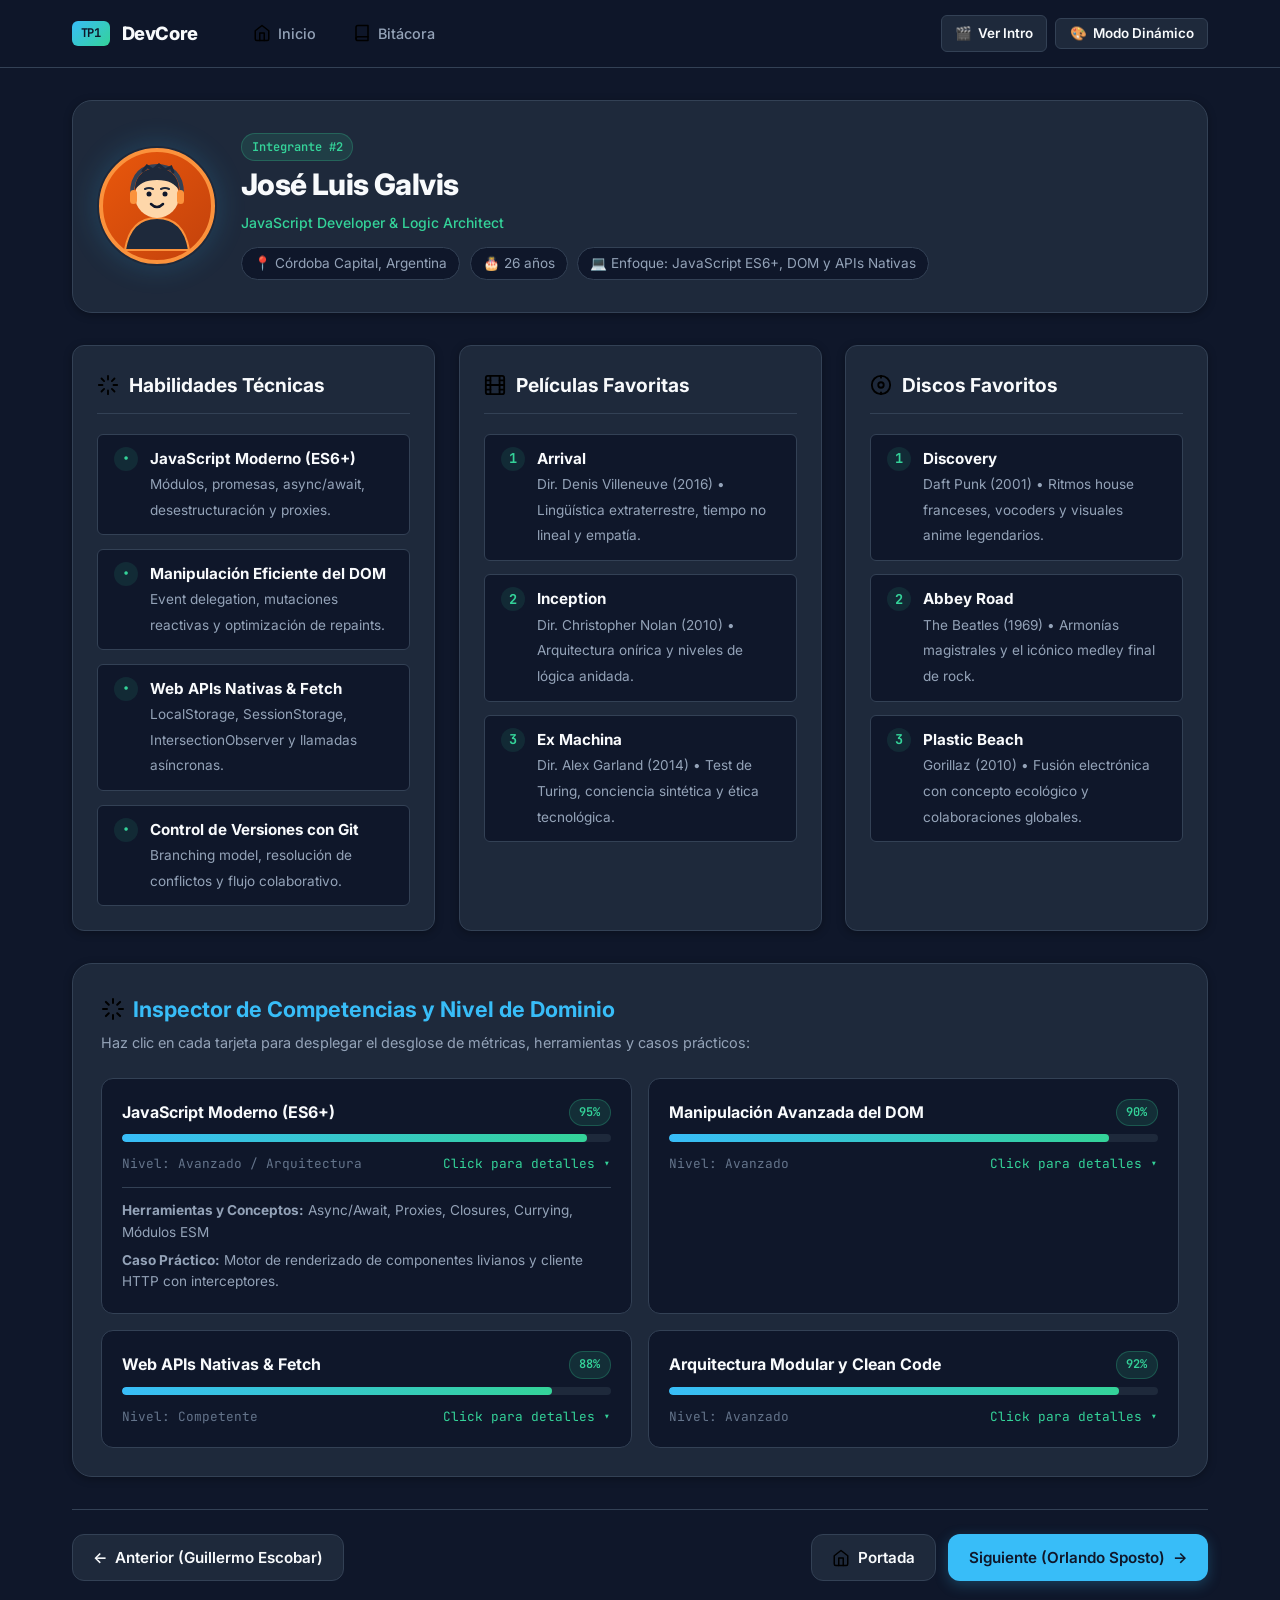
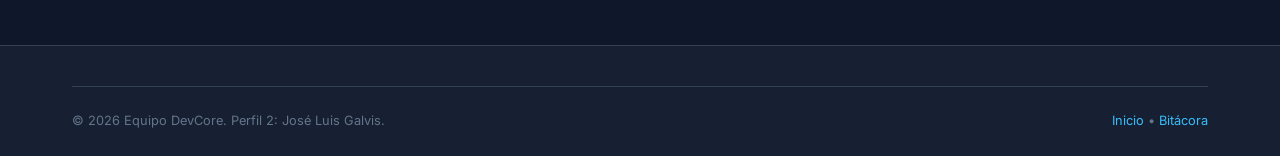
<file: perfil-2.html>
<!DOCTYPE html>
<html lang="es">
<head>
  <meta charset="UTF-8">
  <meta name="viewport" content="width=device-width, initial-scale=1.0">
  <meta name="description" content="Perfil profesional de José Luis Galvis - JavaScript Developer. TP1 Desarrollo Web Front End 2026.">
  <meta name="theme-color" content="#0F172A">
  <title>Perfil: José Luis Galvis | DevCore</title>
  
  <link rel="stylesheet" href="css/styles.css">
  <link rel="preconnect" href="https://fonts.googleapis.com">
  <link rel="preconnect" href="https://fonts.gstatic.com" crossorigin>
</head>
<body>

  <!-- CABECERA PRINCIPAL -->
  <header class="site-header">
    <div class="container header-inner">
      <a href="index.html" class="brand-logo" aria-label="Ir a la página principal de DevCore">
        <span class="brand-badge">TP1</span>
        <span>DevCore</span>
      </a>
      
      <!-- Botón Hamburguesa Accesible para Móviles y Tablets -->
      <button 
        type="button" 
        id="navToggle" 
        class="nav-toggle" 
        aria-expanded="false" 
        aria-controls="headerMenu" 
        aria-label="Abrir menú de navegación"
      >
        <span class="nav-toggle-bar"></span>
        <span class="nav-toggle-bar"></span>
        <span class="nav-toggle-bar"></span>
      </button>

      <!-- Menú Desplegable Responsivo -->
      <div id="headerMenu" class="header-menu">
        <nav class="main-nav" aria-label="Navegación principal">
          <ul class="nav-links">
            <li>
              <a href="index.html" class="nav-link">
                <img src="img/icons/home.svg" alt="" class="nav-icon" aria-hidden="true">
                <span>Inicio</span>
              </a>
            </li>
            <li>
              <a href="bitacora.html" class="nav-link">
                <img src="img/icons/book.svg" alt="" class="nav-icon" aria-hidden="true">
                <span>Bitácora</span>
              </a>
            </li>
          </ul>
        </nav>

        <!-- Botones de Acción: Ver Intro y Conmutador de Tema -->
        <div class="header-actions">
          <a href="index.html?intro=true" class="btn-intro-replay" title="Ver presentación interactiva" aria-label="Ver presentación interactiva">
            <span class="btn-icon" aria-hidden="true">🎬</span>
            <span class="btn-text">Ver Intro</span>
          </a>
          <button id="btnToggleTheme" class="btn-theme-toggle" title="Alternar entre Modo Formal y Modo Dinámico" aria-label="Alternar diseño del sitio">
            <span id="themeToggleIcon" class="btn-icon" aria-hidden="true">🎨</span>
            <span id="themeToggleText" class="btn-text">Modo Dinámico</span>
          </button>
        </div>
      </div>
    </div>
  </header>

  <!-- CONTENIDO PRINCIPAL -->
  <main class="main-content">
    <div class="container">
      
      <!-- HERO DE PERFIL -->
      <section class="profile-hero" aria-labelledby="profile-name">
        <div class="profile-hero-content">
          <img src="img/avatares/avatar-4.svg" alt="Avatar oficial de José Luis Galvis" class="profile-avatar-lg">
          <div class="profile-header-details">
            <span class="badge badge-emerald">Integrante #2</span>
            <h1 id="profile-name">José Luis Galvis</h1>
            <p class="member-role" style="color: var(--accent-emerald);">JavaScript Developer & Logic Architect</p>
            
            <div class="profile-meta-tags">
              <span class="meta-item">📍 Córdoba Capital, Argentina</span>
              <span class="meta-item">🎂 26 años</span>
              <span class="meta-item">💻 Enfoque: JavaScript ES6+, DOM y APIs Nativas</span>
            </div>
          </div>
        </div>
      </section>

      <!-- SECCIONES DE REQUISITOS (HABILIDADES, PELÍCULAS, DISCOS) -->
      <div class="profile-grid">
        
        <!-- 4 HABILIDADES (LISTA DESORDENADA) -->
        <section class="card" aria-labelledby="skills-heading">
          <h2 id="skills-heading" class="profile-card-title">
            <img src="img/icons/sparkles.svg" alt="" class="card-icon" style="color: var(--accent-emerald);" aria-hidden="true">
            <span>Habilidades Técnicas</span>
          </h2>
          <ul class="custom-list">
            <li class="custom-list-item">
              <span class="item-index" style="color: var(--accent-emerald); background-color: rgba(52, 211, 153, 0.1);">•</span>
              <div class="item-text">
                <strong>JavaScript Moderno (ES6+)</strong>
                <span>Módulos, promesas, async/await, desestructuración y proxies.</span>
              </div>
            </li>
            <li class="custom-list-item">
              <span class="item-index" style="color: var(--accent-emerald); background-color: rgba(52, 211, 153, 0.1);">•</span>
              <div class="item-text">
                <strong>Manipulación Eficiente del DOM</strong>
                <span>Event delegation, mutaciones reactivas y optimización de repaints.</span>
              </div>
            </li>
            <li class="custom-list-item">
              <span class="item-index" style="color: var(--accent-emerald); background-color: rgba(52, 211, 153, 0.1);">•</span>
              <div class="item-text">
                <strong>Web APIs Nativas & Fetch</strong>
                <span>LocalStorage, SessionStorage, IntersectionObserver y llamadas asíncronas.</span>
              </div>
            </li>
            <li class="custom-list-item">
              <span class="item-index" style="color: var(--accent-emerald); background-color: rgba(52, 211, 153, 0.1);">•</span>
              <div class="item-text">
                <strong>Control de Versiones con Git</strong>
                <span>Branching model, resolución de conflictos y flujo colaborativo.</span>
              </div>
            </li>
          </ul>
        </section>

        <!-- 3 PELÍCULAS FAVORITAS (LISTA ORDENADA) -->
        <section class="card" aria-labelledby="movies-heading">
          <h2 id="movies-heading" class="profile-card-title">
            <img src="img/icons/movie.svg" alt="" class="card-icon" style="color: var(--accent-emerald);" aria-hidden="true">
            <span>Películas Favoritas</span>
          </h2>
          <ol class="custom-list">
            <li class="custom-list-item">
              <span class="item-index" style="color: var(--accent-emerald); background-color: rgba(52, 211, 153, 0.1);">1</span>
              <div class="item-text">
                <strong>Arrival</strong>
                <span>Dir. Denis Villeneuve (2016) • Lingüística extraterrestre, tiempo no lineal y empatía.</span>
              </div>
            </li>
            <li class="custom-list-item">
              <span class="item-index" style="color: var(--accent-emerald); background-color: rgba(52, 211, 153, 0.1);">2</span>
              <div class="item-text">
                <strong>Inception</strong>
                <span>Dir. Christopher Nolan (2010) • Arquitectura onírica y niveles de lógica anidada.</span>
              </div>
            </li>
            <li class="custom-list-item">
              <span class="item-index" style="color: var(--accent-emerald); background-color: rgba(52, 211, 153, 0.1);">3</span>
              <div class="item-text">
                <strong>Ex Machina</strong>
                <span>Dir. Alex Garland (2014) • Test de Turing, conciencia sintética y ética tecnológica.</span>
              </div>
            </li>
          </ol>
        </section>

        <!-- 3 DISCOS FAVORITOS (LISTA ORDENADA) -->
        <section class="card" aria-labelledby="music-heading">
          <h2 id="music-heading" class="profile-card-title">
            <img src="img/icons/disc.svg" alt="" class="card-icon" style="color: var(--accent-emerald);" aria-hidden="true">
            <span>Discos Favoritos</span>
          </h2>
          <ol class="custom-list">
            <li class="custom-list-item">
              <span class="item-index" style="color: var(--accent-emerald); background-color: rgba(52, 211, 153, 0.1);">1</span>
              <div class="item-text">
                <strong>Discovery</strong>
                <span>Daft Punk (2001) • Ritmos house franceses, vocoders y visuales anime legendarios.</span>
              </div>
            </li>
            <li class="custom-list-item">
              <span class="item-index" style="color: var(--accent-emerald); background-color: rgba(52, 211, 153, 0.1);">2</span>
              <div class="item-text">
                <strong>Abbey Road</strong>
                <span>The Beatles (1969) • Armonías magistrales y el icónico medley final de rock.</span>
              </div>
            </li>
            <li class="custom-list-item">
              <span class="item-index" style="color: var(--accent-emerald); background-color: rgba(52, 211, 153, 0.1);">3</span>
              <div class="item-text">
                <strong>Plastic Beach</strong>
                <span>Gorillaz (2010) • Fusión electrónica con concepto ecológico y colaboraciones globales.</span>
              </div>
            </li>
          </ol>
        </section>

      </div>

      <!-- INTERACCIÓN EXCLUSIVA JS (PERFIL 2): INSPECTOR DE COMPETENCIAS -->
      <section class="interactive-section" aria-labelledby="interactive-heading">
        <div class="interactive-header">
          <h2 id="interactive-heading">
            <img src="img/icons/sparkles.svg" alt="" class="card-icon" style="width:24px; height:24px; color:var(--accent-emerald);" aria-hidden="true">
            <span>Inspector de Competencias y Nivel de Dominio</span>
          </h2>
          <p class="interactive-subtitle">Haz clic en cada tarjeta para desplegar el desglose de métricas, herramientas y casos prácticos:</p>
        </div>

        <div class="skills-inspector-grid" id="skillsInspectorGrid">
          <!-- Generado / interactivo vía js/perfiles.js -->
        </div>
      </section>

      <!-- NAVEGACIÓN BIDIRECCIONAL -->
      <nav class="page-navigation-footer" aria-label="Navegación entre perfiles">
        <a href="perfil-1.html" class="btn btn-secondary">
          <span aria-hidden="true">&larr;</span>
          <span>Anterior (Guillermo Escobar)</span>
        </a>

        <div class="profile-nav-buttons">
          <a href="index.html" class="btn btn-secondary">
            <img src="img/icons/home.svg" alt="" class="nav-icon" aria-hidden="true">
            <span>Portada</span>
          </a>
          <a href="perfil-3.html" class="btn btn-primary">
            <span>Siguiente (Orlando Sposto)</span>
            <span aria-hidden="true">&rarr;</span>
          </a>
        </div>
      </nav>

    </div>
  </main>

  <!-- PIE DE PÁGINA -->
  <footer class="site-footer">
    <div class="container">
      <div class="footer-bottom">
        <p>&copy; 2026 Equipo DevCore. Perfil 2: José Luis Galvis.</p>
        <p><a href="index.html">Inicio</a> • <a href="bitacora.html">Bitácora</a></p>
      </div>
    </div>
  </footer>

  <script src="js/perfiles.js"></script>
</body>
</html>
</file>
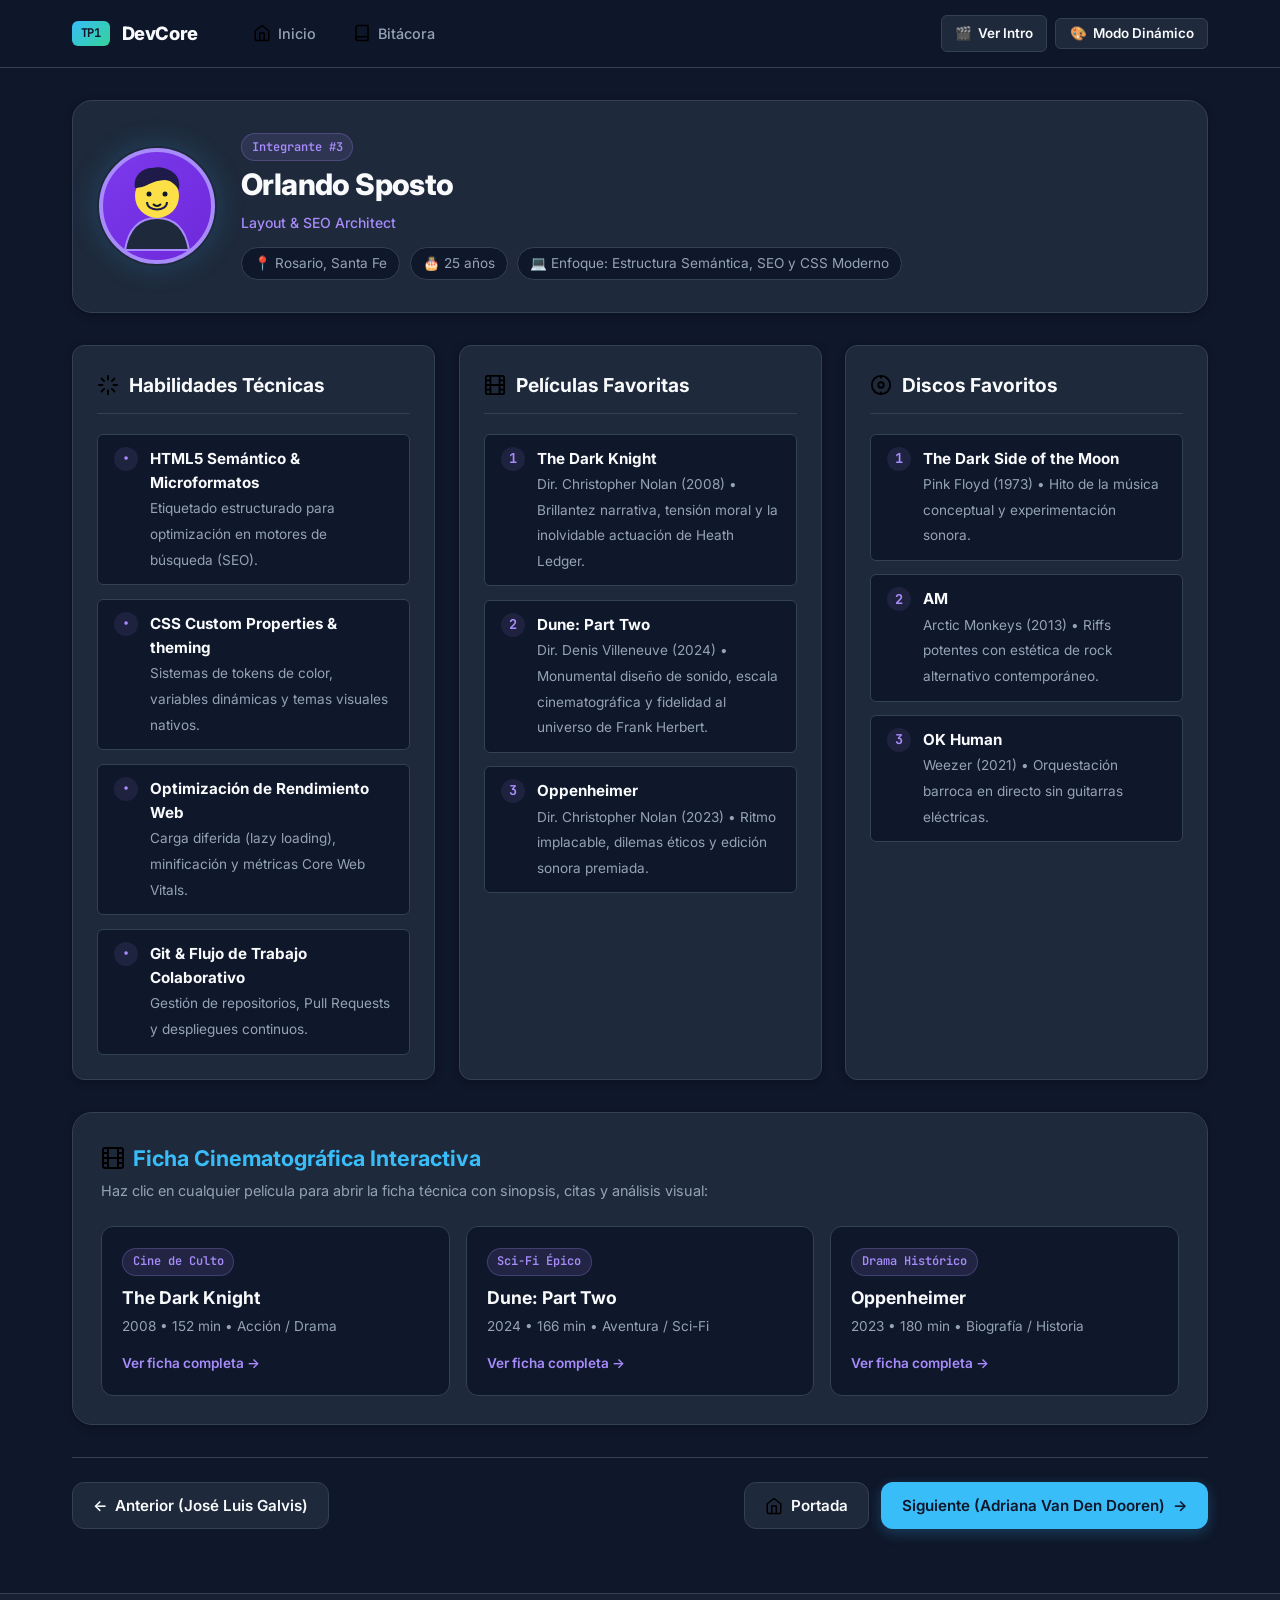
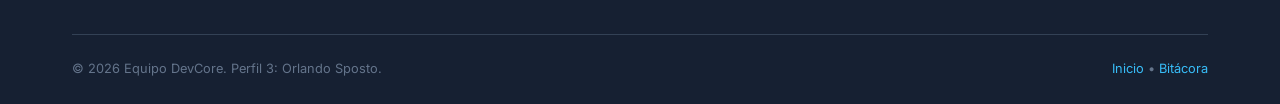
<file: perfil-3.html>
<!DOCTYPE html>
<html lang="es">
<head>
  <meta charset="UTF-8">
  <meta name="viewport" content="width=device-width, initial-scale=1.0">
  <meta name="description" content="Perfil profesional de Orlando Sposto - Layout & SEO Architect. TP1 Desarrollo Web Front End 2026.">
  <meta name="theme-color" content="#0F172A">
  <title>Perfil: Orlando Sposto | DevCore</title>
  
  <link rel="stylesheet" href="css/styles.css">
  <link rel="preconnect" href="https://fonts.googleapis.com">
  <link rel="preconnect" href="https://fonts.gstatic.com" crossorigin>
</head>
<body>

  <!-- CABECERA PRINCIPAL -->
  <header class="site-header">
    <div class="container header-inner">
      <a href="index.html" class="brand-logo" aria-label="Ir a la página principal de DevCore">
        <span class="brand-badge">TP1</span>
        <span>DevCore</span>
      </a>
      
      <!-- Botón Hamburguesa Accesible para Móviles y Tablets -->
      <button 
        type="button" 
        id="navToggle" 
        class="nav-toggle" 
        aria-expanded="false" 
        aria-controls="headerMenu" 
        aria-label="Abrir menú de navegación"
      >
        <span class="nav-toggle-bar"></span>
        <span class="nav-toggle-bar"></span>
        <span class="nav-toggle-bar"></span>
      </button>

      <!-- Menú Desplegable Responsivo -->
      <div id="headerMenu" class="header-menu">
        <nav class="main-nav" aria-label="Navegación principal">
          <ul class="nav-links">
            <li>
              <a href="index.html" class="nav-link">
                <img src="img/icons/home.svg" alt="" class="nav-icon" aria-hidden="true">
                <span>Inicio</span>
              </a>
            </li>
            <li>
              <a href="bitacora.html" class="nav-link">
                <img src="img/icons/book.svg" alt="" class="nav-icon" aria-hidden="true">
                <span>Bitácora</span>
              </a>
            </li>
          </ul>
        </nav>

        <!-- Botones de Acción: Ver Intro y Conmutador de Tema -->
        <div class="header-actions">
          <a href="index.html?intro=true" class="btn-intro-replay" title="Ver presentación interactiva" aria-label="Ver presentación interactiva">
            <span class="btn-icon" aria-hidden="true">🎬</span>
            <span class="btn-text">Ver Intro</span>
          </a>
          <button id="btnToggleTheme" class="btn-theme-toggle" title="Alternar entre Modo Formal y Modo Dinámico" aria-label="Alternar diseño del sitio">
            <span id="themeToggleIcon" class="btn-icon" aria-hidden="true">🎨</span>
            <span id="themeToggleText" class="btn-text">Modo Dinámico</span>
          </button>
        </div>
      </div>
    </div>
  </header>

  <!-- CONTENIDO PRINCIPAL -->
  <main class="main-content">
    <div class="container">
      
      <!-- HERO DE PERFIL -->
      <section class="profile-hero" aria-labelledby="profile-name">
        <div class="profile-hero-content">
          <img src="img/avatares/avatar-3.svg" alt="Avatar oficial de Orlando Sposto" class="profile-avatar-lg">
          <div class="profile-header-details">
            <span class="badge badge-purple">Integrante #3</span>
            <h1 id="profile-name">Orlando Sposto</h1>
            <p class="member-role" style="color: var(--accent-purple);">Layout & SEO Architect</p>
            
            <div class="profile-meta-tags">
              <span class="meta-item">📍 Rosario, Santa Fe</span>
              <span class="meta-item">🎂 25 años</span>
              <span class="meta-item">💻 Enfoque: Estructura Semántica, SEO y CSS Moderno</span>
            </div>
          </div>
        </div>
      </section>

      <!-- SECCIONES DE REQUISITOS (HABILIDADES, PELÍCULAS, DISCOS) -->
      <div class="profile-grid">
        
        <!-- 4 HABILIDADES (LISTA DESORDENADA) -->
        <section class="card" aria-labelledby="skills-heading">
          <h2 id="skills-heading" class="profile-card-title">
            <img src="img/icons/sparkles.svg" alt="" class="card-icon" style="color: var(--accent-purple);" aria-hidden="true">
            <span>Habilidades Técnicas</span>
          </h2>
          <ul class="custom-list">
            <li class="custom-list-item">
              <span class="item-index" style="color: var(--accent-purple); background-color: rgba(167, 139, 250, 0.1);">•</span>
              <div class="item-text">
                <strong>HTML5 Semántico & Microformatos</strong>
                <span>Etiquetado estructurado para optimización en motores de búsqueda (SEO).</span>
              </div>
            </li>
            <li class="custom-list-item">
              <span class="item-index" style="color: var(--accent-purple); background-color: rgba(167, 139, 250, 0.1);">•</span>
              <div class="item-text">
                <strong>CSS Custom Properties & theming</strong>
                <span>Sistemas de tokens de color, variables dinámicas y temas visuales nativos.</span>
              </div>
            </li>
            <li class="custom-list-item">
              <span class="item-index" style="color: var(--accent-purple); background-color: rgba(167, 139, 250, 0.1);">•</span>
              <div class="item-text">
                <strong>Optimización de Rendimiento Web</strong>
                <span>Carga diferida (lazy loading), minificación y métricas Core Web Vitals.</span>
              </div>
            </li>
            <li class="custom-list-item">
              <span class="item-index" style="color: var(--accent-purple); background-color: rgba(167, 139, 250, 0.1);">•</span>
              <div class="item-text">
                <strong>Git & Flujo de Trabajo Colaborativo</strong>
                <span>Gestión de repositorios, Pull Requests y despliegues continuos.</span>
              </div>
            </li>
          </ul>
        </section>

        <!-- 3 PELÍCULAS FAVORITAS (LISTA ORDENADA) -->
        <section class="card" aria-labelledby="movies-heading">
          <h2 id="movies-heading" class="profile-card-title">
            <img src="img/icons/movie.svg" alt="" class="card-icon" style="color: var(--accent-purple);" aria-hidden="true">
            <span>Películas Favoritas</span>
          </h2>
          <ol class="custom-list">
            <li class="custom-list-item">
              <span class="item-index" style="color: var(--accent-purple); background-color: rgba(167, 139, 250, 0.1);">1</span>
              <div class="item-text">
                <strong>The Dark Knight</strong>
                <span>Dir. Christopher Nolan (2008) • Brillantez narrativa, tensión moral y la inolvidable actuación de Heath Ledger.</span>
              </div>
            </li>
            <li class="custom-list-item">
              <span class="item-index" style="color: var(--accent-purple); background-color: rgba(167, 139, 250, 0.1);">2</span>
              <div class="item-text">
                <strong>Dune: Part Two</strong>
                <span>Dir. Denis Villeneuve (2024) • Monumental diseño de sonido, escala cinematográfica y fidelidad al universo de Frank Herbert.</span>
              </div>
            </li>
            <li class="custom-list-item">
              <span class="item-index" style="color: var(--accent-purple); background-color: rgba(167, 139, 250, 0.1);">3</span>
              <div class="item-text">
                <strong>Oppenheimer</strong>
                <span>Dir. Christopher Nolan (2023) • Ritmo implacable, dilemas éticos y edición sonora premiada.</span>
              </div>
            </li>
          </ol>
        </section>

        <!-- 3 DISCOS FAVORITOS (LISTA ORDENADA) -->
        <section class="card" aria-labelledby="music-heading">
          <h2 id="music-heading" class="profile-card-title">
            <img src="img/icons/disc.svg" alt="" class="card-icon" style="color: var(--accent-purple);" aria-hidden="true">
            <span>Discos Favoritos</span>
          </h2>
          <ol class="custom-list">
            <li class="custom-list-item">
              <span class="item-index" style="color: var(--accent-purple); background-color: rgba(167, 139, 250, 0.1);">1</span>
              <div class="item-text">
                <strong>The Dark Side of the Moon</strong>
                <span>Pink Floyd (1973) • Hito de la música conceptual y experimentación sonora.</span>
              </div>
            </li>
            <li class="custom-list-item">
              <span class="item-index" style="color: var(--accent-purple); background-color: rgba(167, 139, 250, 0.1);">2</span>
              <div class="item-text">
                <strong>AM</strong>
                <span>Arctic Monkeys (2013) • Riffs potentes con estética de rock alternativo contemporáneo.</span>
              </div>
            </li>
            <li class="custom-list-item">
              <span class="item-index" style="color: var(--accent-purple); background-color: rgba(167, 139, 250, 0.1);">3</span>
              <div class="item-text">
                <strong>OK Human</strong>
                <span>Weezer (2021) • Orquestación barroca en directo sin guitarras eléctricas.</span>
              </div>
            </li>
          </ol>
        </section>

      </div>

      <!-- INTERACCIÓN EXCLUSIVA JS (PERFIL 3): FICHA TÉCNICA DE CINE (MODAL) -->
      <section class="interactive-section" aria-labelledby="interactive-heading">
        <div class="interactive-header">
          <h2 id="interactive-heading">
            <img src="img/icons/movie.svg" alt="" class="card-icon" style="width:24px; height:24px; color:var(--accent-purple);" aria-hidden="true">
            <span>Ficha Cinematográfica Interactiva</span>
          </h2>
          <p class="interactive-subtitle">Haz clic en cualquier película para abrir la ficha técnica con sinopsis, citas y análisis visual:</p>
        </div>

        <div class="movie-cards-grid">
          <div class="movie-inspect-card" data-movie="0" tabindex="0" role="button" aria-haspopup="dialog">
            <div>
              <span class="badge badge-purple" style="margin-bottom: 0.5rem;">Cine de Culto</span>
              <h3 style="font-size: 1.1rem; margin-bottom: 0.25rem;">The Dark Knight</h3>
              <p style="font-size: 0.85rem; color: var(--text-muted);">2008 • 152 min • Acción / Drama</p>
            </div>
            <div style="margin-top: 1rem; color: var(--accent-purple); font-size: 0.85rem; font-weight: 600;">
              Ver ficha completa &rarr;
            </div>
          </div>

          <div class="movie-inspect-card" data-movie="1" tabindex="0" role="button" aria-haspopup="dialog">
            <div>
              <span class="badge badge-purple" style="margin-bottom: 0.5rem;">Sci-Fi Épico</span>
              <h3 style="font-size: 1.1rem; margin-bottom: 0.25rem;">Dune: Part Two</h3>
              <p style="font-size: 0.85rem; color: var(--text-muted);">2024 • 166 min • Aventura / Sci-Fi</p>
            </div>
            <div style="margin-top: 1rem; color: var(--accent-purple); font-size: 0.85rem; font-weight: 600;">
              Ver ficha completa &rarr;
            </div>
          </div>

          <div class="movie-inspect-card" data-movie="2" tabindex="0" role="button" aria-haspopup="dialog">
            <div>
              <span class="badge badge-purple" style="margin-bottom: 0.5rem;">Drama Histórico</span>
              <h3 style="font-size: 1.1rem; margin-bottom: 0.25rem;">Oppenheimer</h3>
              <p style="font-size: 0.85rem; color: var(--text-muted);">2023 • 180 min • Biografía / Historia</p>
            </div>
            <div style="margin-top: 1rem; color: var(--accent-purple); font-size: 0.85rem; font-weight: 600;">
              Ver ficha completa &rarr;
            </div>
          </div>
        </div>
      </section>

      <!-- MODAL PARA PELÍCULAS -->
      <div id="movieModal" class="app-modal" role="dialog" aria-modal="true" aria-labelledby="modalMovieTitle" aria-hidden="true">
        <div class="modal-dialog">
          <button type="button" class="modal-close-btn" id="closeMovieModalBtn" aria-label="Cerrar ficha de película">&times;</button>
          <div id="modalMovieBody">
            <!-- Cargado por js/perfiles.js -->
          </div>
        </div>
      </div>

      <!-- NAVEGACIÓN BIDIRECCIONAL -->
      <nav class="page-navigation-footer" aria-label="Navegación entre perfiles">
        <a href="perfil-2.html" class="btn btn-secondary">
          <span aria-hidden="true">&larr;</span>
          <span>Anterior (José Luis Galvis)</span>
        </a>

        <div class="profile-nav-buttons">
          <a href="index.html" class="btn btn-secondary">
            <img src="img/icons/home.svg" alt="" class="nav-icon" aria-hidden="true">
            <span>Portada</span>
          </a>
          <a href="perfil-4.html" class="btn btn-primary">
            <span>Siguiente (Adriana Van Den Dooren)</span>
            <span aria-hidden="true">&rarr;</span>
          </a>
        </div>
      </nav>

    </div>
  </main>

  <!-- PIE DE PÁGINA -->
  <footer class="site-footer">
    <div class="container">
      <div class="footer-bottom">
        <p>&copy; 2026 Equipo DevCore. Perfil 3: Orlando Sposto.</p>
        <p><a href="index.html">Inicio</a> • <a href="bitacora.html">Bitácora</a></p>
      </div>
    </div>
  </footer>

  <script src="js/perfiles.js"></script>
</body>
</html>
</file>
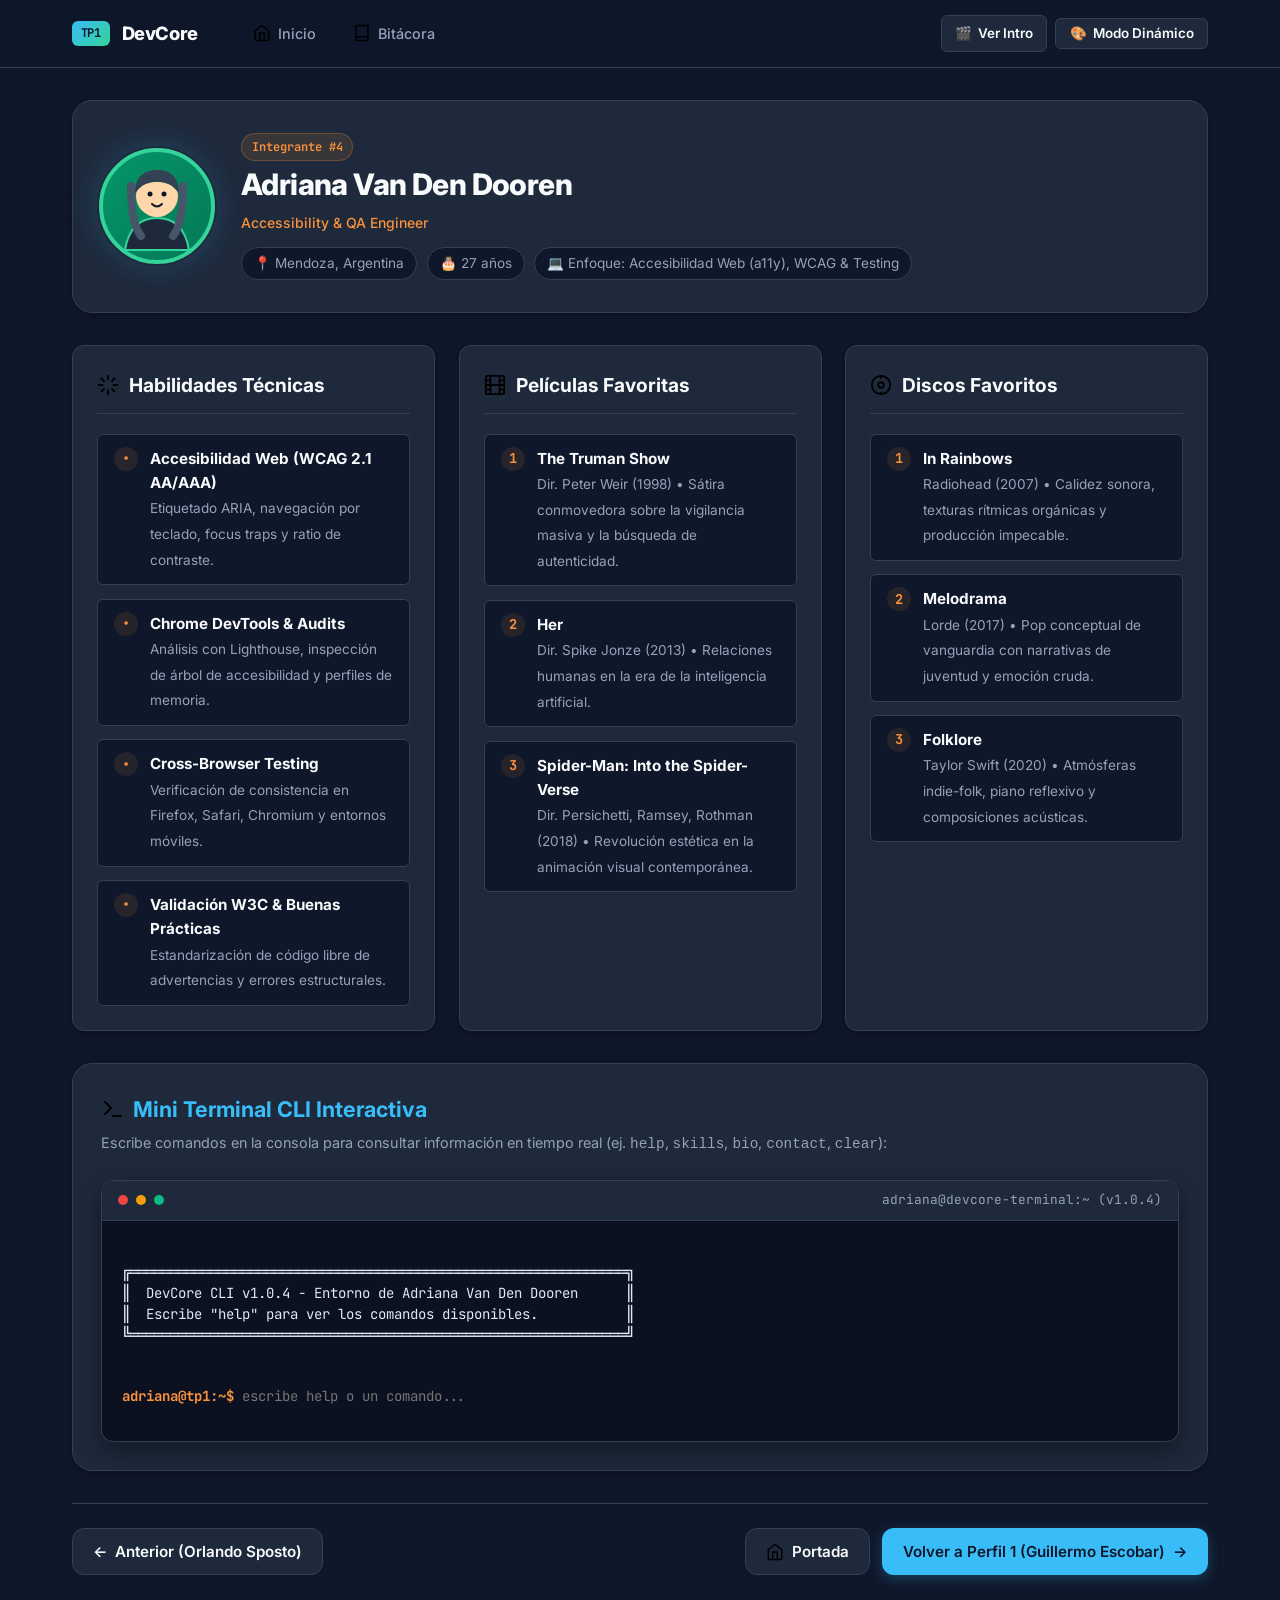
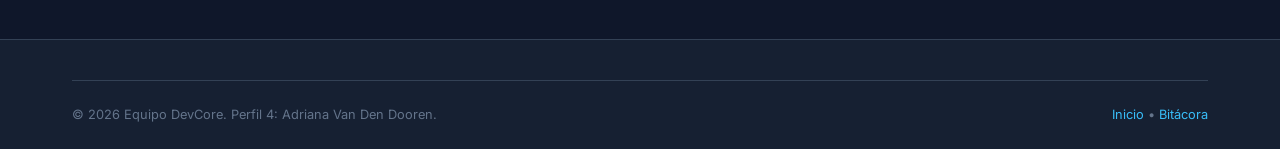
<file: perfil-4.html>
<!DOCTYPE html>
<html lang="es">
<head>
  <meta charset="UTF-8">
  <meta name="viewport" content="width=device-width, initial-scale=1.0">
  <meta name="description" content="Perfil profesional de Adriana Van Den Dooren - Accessibility & QA Engineer. TP1 Desarrollo Web Front End 2026.">
  <meta name="theme-color" content="#0F172A">
  <title>Perfil: Adriana Van Den Dooren | DevCore</title>
  
  <link rel="stylesheet" href="css/styles.css">
  <link rel="preconnect" href="https://fonts.googleapis.com">
  <link rel="preconnect" href="https://fonts.gstatic.com" crossorigin>
</head>
<body>

  <!-- CABECERA PRINCIPAL -->
  <header class="site-header">
    <div class="container header-inner">
      <a href="index.html" class="brand-logo" aria-label="Ir a la página principal de DevCore">
        <span class="brand-badge">TP1</span>
        <span>DevCore</span>
      </a>
      
      <!-- Botón Hamburguesa Accesible para Móviles y Tablets -->
      <button 
        type="button" 
        id="navToggle" 
        class="nav-toggle" 
        aria-expanded="false" 
        aria-controls="headerMenu" 
        aria-label="Abrir menú de navegación"
      >
        <span class="nav-toggle-bar"></span>
        <span class="nav-toggle-bar"></span>
        <span class="nav-toggle-bar"></span>
      </button>

      <!-- Menú Desplegable Responsivo -->
      <div id="headerMenu" class="header-menu">
        <nav class="main-nav" aria-label="Navegación principal">
          <ul class="nav-links">
            <li>
              <a href="index.html" class="nav-link">
                <img src="img/icons/home.svg" alt="" class="nav-icon" aria-hidden="true">
                <span>Inicio</span>
              </a>
            </li>
            <li>
              <a href="bitacora.html" class="nav-link">
                <img src="img/icons/book.svg" alt="" class="nav-icon" aria-hidden="true">
                <span>Bitácora</span>
              </a>
            </li>
          </ul>
        </nav>

        <!-- Botones de Acción: Ver Intro y Conmutador de Tema -->
        <div class="header-actions">
          <a href="index.html?intro=true" class="btn-intro-replay" title="Ver presentación interactiva" aria-label="Ver presentación interactiva">
            <span class="btn-icon" aria-hidden="true">🎬</span>
            <span class="btn-text">Ver Intro</span>
          </a>
          <button id="btnToggleTheme" class="btn-theme-toggle" title="Alternar entre Modo Formal y Modo Dinámico" aria-label="Alternar diseño del sitio">
            <span id="themeToggleIcon" class="btn-icon" aria-hidden="true">🎨</span>
            <span id="themeToggleText" class="btn-text">Modo Dinámico</span>
          </button>
        </div>
      </div>
    </div>
  </header>

  <!-- CONTENIDO PRINCIPAL -->
  <main class="main-content">
    <div class="container">
      
      <!-- HERO DE PERFIL -->
      <section class="profile-hero" aria-labelledby="profile-name">
        <div class="profile-hero-content">
          <img src="img/avatares/avatar-2.svg" alt="Avatar oficial de Adriana Van Den Dooren" class="profile-avatar-lg">
          <div class="profile-header-details">
            <span class="badge badge-orange">Integrante #4</span>
            <h1 id="profile-name">Adriana Van Den Dooren</h1>
            <p class="member-role" style="color: var(--accent-orange);">Accessibility & QA Engineer</p>
            
            <div class="profile-meta-tags">
              <span class="meta-item">📍 Mendoza, Argentina</span>
              <span class="meta-item">🎂 27 años</span>
              <span class="meta-item">💻 Enfoque: Accesibilidad Web (a11y), WCAG & Testing</span>
            </div>
          </div>
        </div>
      </section>

      <!-- SECCIONES DE REQUISITOS (HABILIDADES, PELÍCULAS, DISCOS) -->
      <div class="profile-grid">
        
        <!-- 4 HABILIDADES (LISTA DESORDENADA) -->
        <section class="card" aria-labelledby="skills-heading">
          <h2 id="skills-heading" class="profile-card-title">
            <img src="img/icons/sparkles.svg" alt="" class="card-icon" style="color: var(--accent-orange);" aria-hidden="true">
            <span>Habilidades Técnicas</span>
          </h2>
          <ul class="custom-list">
            <li class="custom-list-item">
              <span class="item-index" style="color: var(--accent-orange); background-color: rgba(251, 146, 60, 0.1);">•</span>
              <div class="item-text">
                <strong>Accesibilidad Web (WCAG 2.1 AA/AAA)</strong>
                <span>Etiquetado ARIA, navegación por teclado, focus traps y ratio de contraste.</span>
              </div>
            </li>
            <li class="custom-list-item">
              <span class="item-index" style="color: var(--accent-orange); background-color: rgba(251, 146, 60, 0.1);">•</span>
              <div class="item-text">
                <strong>Chrome DevTools & Audits</strong>
                <span>Análisis con Lighthouse, inspección de árbol de accesibilidad y perfiles de memoria.</span>
              </div>
            </li>
            <li class="custom-list-item">
              <span class="item-index" style="color: var(--accent-orange); background-color: rgba(251, 146, 60, 0.1);">•</span>
              <div class="item-text">
                <strong>Cross-Browser Testing</strong>
                <span>Verificación de consistencia en Firefox, Safari, Chromium y entornos móviles.</span>
              </div>
            </li>
            <li class="custom-list-item">
              <span class="item-index" style="color: var(--accent-orange); background-color: rgba(251, 146, 60, 0.1);">•</span>
              <div class="item-text">
                <strong>Validación W3C & Buenas Prácticas</strong>
                <span>Estandarización de código libre de advertencias y errores estructurales.</span>
              </div>
            </li>
          </ul>
        </section>

        <!-- 3 PELÍCULAS FAVORITAS (LISTA ORDENADA) -->
        <section class="card" aria-labelledby="movies-heading">
          <h2 id="movies-heading" class="profile-card-title">
            <img src="img/icons/movie.svg" alt="" class="card-icon" style="color: var(--accent-orange);" aria-hidden="true">
            <span>Películas Favoritas</span>
          </h2>
          <ol class="custom-list">
            <li class="custom-list-item">
              <span class="item-index" style="color: var(--accent-orange); background-color: rgba(251, 146, 60, 0.1);">1</span>
              <div class="item-text">
                <strong>The Truman Show</strong>
                <span>Dir. Peter Weir (1998) • Sátira conmovedora sobre la vigilancia masiva y la búsqueda de autenticidad.</span>
              </div>
            </li>
            <li class="custom-list-item">
              <span class="item-index" style="color: var(--accent-orange); background-color: rgba(251, 146, 60, 0.1);">2</span>
              <div class="item-text">
                <strong>Her</strong>
                <span>Dir. Spike Jonze (2013) • Relaciones humanas en la era de la inteligencia artificial.</span>
              </div>
            </li>
            <li class="custom-list-item">
              <span class="item-index" style="color: var(--accent-orange); background-color: rgba(251, 146, 60, 0.1);">3</span>
              <div class="item-text">
                <strong>Spider-Man: Into the Spider-Verse</strong>
                <span>Dir. Persichetti, Ramsey, Rothman (2018) • Revolución estética en la animación visual contemporánea.</span>
              </div>
            </li>
          </ol>
        </section>

        <!-- 3 DISCOS FAVORITOS (LISTA ORDENADA) -->
        <section class="card" aria-labelledby="music-heading">
          <h2 id="music-heading" class="profile-card-title">
            <img src="img/icons/disc.svg" alt="" class="card-icon" style="color: var(--accent-orange);" aria-hidden="true">
            <span>Discos Favoritos</span>
          </h2>
          <ol class="custom-list">
            <li class="custom-list-item">
              <span class="item-index" style="color: var(--accent-orange); background-color: rgba(251, 146, 60, 0.1);">1</span>
              <div class="item-text">
                <strong>In Rainbows</strong>
                <span>Radiohead (2007) • Calidez sonora, texturas rítmicas orgánicas y producción impecable.</span>
              </div>
            </li>
            <li class="custom-list-item">
              <span class="item-index" style="color: var(--accent-orange); background-color: rgba(251, 146, 60, 0.1);">2</span>
              <div class="item-text">
                <strong>Melodrama</strong>
                <span>Lorde (2017) • Pop conceptual de vanguardia con narrativas de juventud y emoción cruda.</span>
              </div>
            </li>
            <li class="custom-list-item">
              <span class="item-index" style="color: var(--accent-orange); background-color: rgba(251, 146, 60, 0.1);">3</span>
              <div class="item-text">
                <strong>Folklore</strong>
                <span>Taylor Swift (2020) • Atmósferas indie-folk, piano reflexivo y composiciones acústicas.</span>
              </div>
            </li>
          </ol>
        </section>

      </div>

      <!-- INTERACCIÓN EXCLUSIVA JS (PERFIL 4): MINI TERMINAL INTERACTIVA -->
      <section class="interactive-section" aria-labelledby="interactive-heading">
        <div class="interactive-header">
          <h2 id="interactive-heading">
            <img src="img/icons/terminal.svg" alt="" class="card-icon" style="width:24px; height:24px; color:var(--accent-orange);" aria-hidden="true">
            <span>Mini Terminal CLI Interactiva</span>
          </h2>
          <p class="interactive-subtitle">Escribe comandos en la consola para consultar información en tiempo real (ej. <code>help</code>, <code>skills</code>, <code>bio</code>, <code>contact</code>, <code>clear</code>):</p>
        </div>

        <div class="terminal-window">
          <div class="terminal-topbar">
            <span class="terminal-dot dot-red"></span>
            <span class="terminal-dot dot-yellow"></span>
            <span class="terminal-dot dot-green"></span>
            <span class="terminal-title">adriana@devcore-terminal:~ (v1.0.4)</span>
          </div>

          <div class="terminal-body" id="terminalBody">
            <div class="terminal-output" id="terminalHistory">
╔══════════════════════════════════════════════════════════════╗
║  DevCore CLI v1.0.4 - Entorno de Adriana Van Den Dooren      ║
║  Escribe "help" para ver los comandos disponibles.           ║
╚══════════════════════════════════════════════════════════════╝
            </div>
            
            <form id="terminalForm" class="terminal-input-row" autocomplete="off">
              <label for="cliInput" class="terminal-prompt">adriana@tp1:~$</label>
              <input type="text" id="cliInput" class="terminal-input" placeholder="escribe help o un comando..." aria-label="Línea de comandos de terminal interactiva">
            </form>
          </div>
        </div>
      </section>

      <!-- NAVEGACIÓN BIDIRECCIONAL -->
      <nav class="page-navigation-footer" aria-label="Navegación entre perfiles">
        <a href="perfil-3.html" class="btn btn-secondary">
          <span aria-hidden="true">&larr;</span>
          <span>Anterior (Orlando Sposto)</span>
        </a>

        <div class="profile-nav-buttons">
          <a href="index.html" class="btn btn-secondary">
            <img src="img/icons/home.svg" alt="" class="nav-icon" aria-hidden="true">
            <span>Portada</span>
          </a>
          <a href="perfil-1.html" class="btn btn-primary">
            <span>Volver a Perfil 1 (Guillermo Escobar)</span>
            <span aria-hidden="true">&rarr;</span>
          </a>
        </div>
      </nav>

    </div>
  </main>

  <!-- PIE DE PÁGINA -->
  <footer class="site-footer">
    <div class="container">
      <div class="footer-bottom">
        <p>&copy; 2026 Equipo DevCore. Perfil 4: Adriana Van Den Dooren.</p>
        <p><a href="index.html">Inicio</a> • <a href="bitacora.html">Bitácora</a></p>
      </div>
    </div>
  </footer>

  <script src="js/perfiles.js"></script>
</body>
</html>
</file>
<file: css/styles.css>
/* ==========================================================================
   TP1: Desarrollo de Sistemas Web Front End (2026)
   Hoja de Estilos Unificada - Dark Theme & Mobile First
   ========================================================================== */

/* 1. IMPORTACIÓN DE FUENTES */
@import url('https://fonts.googleapis.com/css2?family=Inter:wght@300;400;500;600;700;800&family=JetBrains+Mono:wght@400;500;700&display=swap');

/* 2. VARIABLES GLOBALES Y SISTEMA DUAL DE TEMAS (:root) */
:root {
  /* Tipografías Globales */
  --font-sans: 'Inter', -apple-system, BlinkMacSystemFont, "Segoe UI", Roboto, sans-serif;
  --font-mono: 'JetBrains Mono', monospace;

  /* Espaciados y Radios */
  --radius-sm: 6px;
  --radius-md: 12px;
  --radius-lg: 20px;
  --radius-full: 9999px;

  /* Transiciones */
  --transition-fast: 0.18s ease;
  --transition-normal: 0.3s ease;
}

/* ==========================================================================
   TEMA 1: MODO FORMAL (Por defecto en visitas recurrentes / Sobrio / Académico)
   ========================================================================== */
body,
body[data-theme="formal"],
:root[data-theme="formal"] body {
  --bg-main: #0F172A;        /* Slate 900 sobrio */
  --bg-card: #1E293B;        /* Slate 800 */
  --bg-card-hover: #273549;  /* Slate 750 */
  --bg-card-alt: #162032;    /* Slate 850 */
  --border-color: #334155;   /* Slate 700 */
  --border-glow: rgba(56, 189, 248, 0.25);

  /* Acentos Institucionales */
  --accent-sky: #38BDF8;     /* Sky Blue 400 */
  --accent-sky-dark: #0284C7;
  --accent-emerald: #34D399; /* Emerald 400 */
  --accent-purple: #A78BFA;  /* Purple 400 */
  --accent-orange: #FB923C;  /* Orange 400 */

  /* Colores de Texto */
  --text-main: #F8FAFC;      /* Slate 50 */
  --text-muted: #94A3B8;     /* Slate 400 */
  --text-dim: #64748B;       /* Slate 500 */

  /* Sombras y Luces */
  --shadow-sm: 0 2px 8px rgba(0, 0, 0, 0.3);
  --shadow-md: 0 8px 24px rgba(0, 0, 0, 0.4);
  --shadow-glow: 0 0 20px rgba(56, 189, 248, 0.12);

  /* Decoraciones de Fondo */
  --hero-mesh-glow: radial-gradient(circle at 50% -20%, rgba(2, 132, 199, 0.15), transparent 70%);
  --brand-badge-bg: linear-gradient(135deg, var(--accent-sky), var(--accent-emerald));
}

/* ==========================================================================
   TEMA 2: MODO DINÁMICO (Primera visita / Colorido / Amanecer Cósmico & Neón)
   ========================================================================== */
body[data-theme="dinamico"],
:root[data-theme="dinamico"] body {
  --bg-main: #070714;        /* Vacío cósmico profundo */
  --bg-card: #13122c;        /* Violeta oscuro de alta gama */
  --bg-card-hover: #1c1a40;  /* Slate púrpura interactivo */
  --bg-card-alt: #0a091d;
  --border-color: #34285e;   /* Borde púrpura/neón */
  --border-glow: rgba(255, 0, 127, 0.5);

  /* Acentos Vibrantes y Eléctricos */
  --accent-sky: #00F0FF;     /* Electric Cyan */
  --accent-sky-dark: #FF007F;/* Neon Magenta */
  --accent-emerald: #10B981; /* Neón Mint */
  --accent-purple: #D946EF;  /* Cyber Fuchsia */
  --accent-orange: #FFB800;  /* Solar Gold Zarathustra */

  /* Colores de Texto */
  --text-main: #FFFFFF;
  --text-muted: #C4C2EE;     /* Tinte suave lavanda */
  --text-dim: #7F7BBA;

  /* Sombras y Luces Neón */
  --shadow-sm: 0 4px 12px rgba(0, 0, 0, 0.4);
  --shadow-md: 0 10px 30px rgba(255, 0, 127, 0.18);
  --shadow-glow: 0 0 35px rgba(255, 0, 127, 0.35);

  /* Decoraciones de Fondo Vibrantes */
  --hero-mesh-glow: radial-gradient(circle at 50% -10%, rgba(255, 0, 127, 0.25), rgba(0, 240, 255, 0.18), transparent 70%);
  --brand-badge-bg: linear-gradient(135deg, #FF007F, #FFB800);
}

/* 3. RESET CSS & CONFIGURACIÓN BASE */
*, *::before, *::after {
  box-sizing: border-box;
  margin: 0;
  padding: 0;
}

html {
  font-size: 16px;
  scroll-behavior: smooth;
  color-scheme: dark;
}

body {
  min-height: 100vh;
  display: flex;
  flex-direction: column;
  background-color: var(--bg-main);
  color: var(--text-main);
  font-family: var(--font-sans);
  line-height: 1.6;
  -webkit-font-smoothing: antialiased;
  overflow-x: hidden;
}

img, svg {
  max-width: 100%;
  height: auto;
  display: block;
}

a {
  color: var(--accent-sky);
  text-decoration: none;
  transition: color var(--transition-fast);
}

a:hover {
  color: #7dd3fc;
}

a:focus-visible, button:focus-visible, input:focus-visible {
  outline: 2px solid var(--accent-sky);
  outline-offset: 3px;
}

ul, ol {
  list-style-position: inside;
}

/* 4. LAYOUT & CONTENEDORES */
.container {
  width: 100%;
  max-width: 1200px;
  margin-left: auto;
  margin-right: auto;
  padding-left: 1.25rem;
  padding-right: 1.25rem;
}

.main-content {
  flex: 1 0 auto;
  padding-top: 2rem;
  padding-bottom: 4rem;
}

/* 5. HEADER & NAVEGACIÓN GLOBAL */
html, body {
  overflow-x: hidden;
  max-width: 100%;
}

.site-header {
  background-color: rgba(15, 23, 42, 0.94);
  backdrop-filter: blur(12px);
  -webkit-backdrop-filter: blur(12px);
  border-bottom: 1px solid var(--border-color);
  position: sticky;
  top: 0;
  z-index: 100;
  width: 100%;
}

.header-inner {
  display: flex;
  align-items: center;
  justify-content: space-between;
  padding-top: 0.85rem;
  padding-bottom: 0.85rem;
  gap: 1rem;
  position: relative;
}

.brand-logo {
  display: flex;
  align-items: center;
  gap: 0.75rem;
  font-weight: 800;
  font-size: 1.15rem;
  color: var(--text-main);
  letter-spacing: -0.02em;
  text-decoration: none;
  flex-shrink: 0;
}

.brand-badge {
  background: linear-gradient(135deg, var(--accent-sky), var(--accent-emerald));
  color: #0F172A;
  font-size: 0.75rem;
  font-weight: 700;
  padding: 0.2rem 0.55rem;
  border-radius: var(--radius-sm);
  font-family: var(--font-mono);
}

/* Botón Hamburguesa Accesible (Touch target >= 44x44px según WCAG) */
.nav-toggle {
  display: none;
  flex-direction: column;
  justify-content: center;
  align-items: center;
  gap: 5px;
  width: 44px;
  height: 44px;
  padding: 8px;
  background: var(--bg-card);
  border: 1px solid var(--border-color);
  border-radius: var(--radius-md);
  cursor: pointer;
  color: var(--text-main);
  transition: all var(--transition-fast);
  z-index: 110;
  flex-shrink: 0;
}

.nav-toggle:hover {
  background: var(--bg-card-hover);
  border-color: var(--accent-sky);
}

.nav-toggle:focus-visible {
  outline: 2px solid var(--accent-sky);
  outline-offset: 2px;
}

.nav-toggle-bar {
  display: block;
  width: 22px;
  height: 2px;
  background-color: var(--text-main);
  border-radius: 2px;
  transition: transform 0.25s ease, opacity 0.25s ease;
}

/* Transformación a cruz ('X') al estar abierto */
.nav-toggle[aria-expanded="true"] .nav-toggle-bar:nth-child(1) {
  transform: translateY(7px) rotate(45deg);
}

.nav-toggle[aria-expanded="true"] .nav-toggle-bar:nth-child(2) {
  opacity: 0;
  transform: scaleX(0);
}

.nav-toggle[aria-expanded="true"] .nav-toggle-bar:nth-child(3) {
  transform: translateY(-7px) rotate(-45deg);
}

/* Menú Principal en Escritorio */
.header-menu {
  display: flex;
  align-items: center;
  justify-content: space-between;
  flex: 1;
  margin-left: 1.5rem;
  gap: 1.5rem;
}

.main-nav {
  display: flex;
  align-items: center;
}

.nav-links {
  display: flex;
  align-items: center;
  gap: 0.5rem;
  list-style: none;
  margin: 0;
  padding: 0;
}

.nav-link {
  display: inline-flex;
  align-items: center;
  gap: 0.45rem;
  padding: 0.45rem 0.85rem;
  border-radius: var(--radius-sm);
  font-size: 0.9rem;
  font-weight: 500;
  color: var(--text-muted);
  border: 1px solid transparent;
  transition: all var(--transition-fast);
  text-decoration: none;
  white-space: nowrap;
}

.nav-link:hover, .nav-link.active {
  color: var(--text-main);
  background-color: var(--bg-card);
  border-color: var(--border-color);
}

.nav-link.active {
  color: var(--accent-sky);
}

.nav-icon {
  width: 18px;
  height: 18px;
  flex-shrink: 0;
}

/* Acciones de la Cabecera: Ver Intro y Conmutador de Tema */
.header-actions {
  display: flex;
  align-items: center;
  gap: 0.5rem;
  margin: 0;
  padding: 0;
}

.btn-intro-replay,
.btn-theme-toggle {
  display: inline-flex;
  align-items: center;
  gap: 0.4rem;
  padding: 0.42rem 0.82rem;
  border-radius: var(--radius-sm);
  font-size: 0.84rem;
  font-weight: 600;
  font-family: var(--font-sans);
  cursor: pointer;
  border: 1px solid var(--border-color);
  background-color: var(--bg-card);
  color: var(--text-main);
  transition: all var(--transition-fast);
  white-space: nowrap;
  text-decoration: none;
}

.btn-intro-replay:hover {
  background-color: var(--bg-card-hover);
  border-color: var(--accent-sky);
  box-shadow: 0 0 12px rgba(56, 189, 248, 0.25);
  transform: translateY(-1px);
}

.btn-theme-toggle:hover {
  background-color: var(--bg-card-hover);
  border-color: var(--accent-purple);
  box-shadow: 0 0 12px rgba(217, 70, 239, 0.25);
  transform: translateY(-1px);
}

.btn-intro-replay:focus-visible,
.btn-theme-toggle:focus-visible {
  outline: 2px solid var(--accent-sky);
  outline-offset: 2px;
}

body[data-theme="dinamico"] .site-header {
  background-color: rgba(7, 7, 20, 0.94);
  border-bottom-color: var(--border-color);
}

/* Reglas Responsivas para Celulares y Tablets (< 860px) */
@media (max-width: 860px) {
  .nav-toggle {
    display: inline-flex;
  }

  .header-menu {
    position: absolute;
    top: 100%;
    left: 0;
    right: 0;
    width: 100%;
    margin-left: 0;
    flex-direction: column;
    align-items: stretch;
    background-color: rgba(15, 23, 42, 0.98);
    backdrop-filter: blur(20px);
    -webkit-backdrop-filter: blur(20px);
    border-bottom: 1px solid var(--border-color);
    box-shadow: 0 16px 36px rgba(0, 0, 0, 0.7);
    padding: 1.25rem 1.5rem;
    gap: 1.25rem;
    
    /* Animación de apertura y cierre suave */
    opacity: 0;
    visibility: hidden;
    transform: translateY(-8px);
    pointer-events: none;
    transition: opacity 0.25s cubic-bezier(0.16, 1, 0.3, 1), 
                transform 0.25s cubic-bezier(0.16, 1, 0.3, 1), 
                visibility 0.25s;
    z-index: 99;
  }

  .header-menu.is-open {
    opacity: 1;
    visibility: visible;
    transform: translateY(0);
    pointer-events: auto;
  }

  body[data-theme="dinamico"] .header-menu {
    background-color: rgba(7, 7, 20, 0.98);
    border-bottom-color: rgba(255, 0, 127, 0.35);
    box-shadow: 0 16px 36px rgba(0, 0, 0, 0.85), 0 0 20px rgba(0, 240, 255, 0.15);
  }

  .main-nav {
    width: 100%;
  }

  .nav-links {
    flex-direction: column;
    align-items: stretch;
    gap: 0.6rem;
    width: 100%;
  }

  .nav-link {
    padding: 0.8rem 1rem;
    font-size: 1rem;
    width: 100%;
    border-radius: var(--radius-md);
    background-color: rgba(255, 255, 255, 0.03);
    border-color: rgba(255, 255, 255, 0.08);
  }

  .nav-link:hover, .nav-link.active {
    background-color: rgba(56, 189, 248, 0.12);
    border-color: rgba(56, 189, 248, 0.35);
  }

  .header-actions {
    flex-direction: column;
    align-items: stretch;
    gap: 0.75rem;
    width: 100%;
    padding-top: 0.85rem;
    border-top: 1px solid var(--border-color);
  }

  .btn-intro-replay,
  .btn-theme-toggle {
    width: 100%;
    justify-content: center;
    padding: 0.75rem 1rem;
    font-size: 0.92rem;
    border-radius: var(--radius-md);
  }
}

body[data-theme="dinamico"] .brand-badge {
  background: var(--brand-badge-bg);
  box-shadow: 0 0 15px rgba(255, 0, 127, 0.4);
}
.btn {
  display: inline-flex;
  align-items: center;
  justify-content: center;
  gap: 0.5rem;
  font-family: var(--font-sans);
  font-size: 0.95rem;
  font-weight: 600;
  padding: 0.65rem 1.25rem;
  border-radius: var(--radius-md);
  border: 1px solid transparent;
  cursor: pointer;
  transition: all var(--transition-fast);
  text-align: center;
}

.btn-primary {
  background-color: var(--accent-sky);
  color: #0F172A;
  box-shadow: 0 4px 14px rgba(56, 189, 248, 0.25);
}

.btn-primary:hover {
  background-color: #7dd3fc;
  transform: translateY(-1px);
  color: #0F172A;
}

.btn-secondary {
  background-color: var(--bg-card);
  color: var(--text-main);
  border-color: var(--border-color);
}

.btn-secondary:hover {
  background-color: var(--bg-card-hover);
  border-color: var(--accent-sky);
  color: var(--accent-sky);
}

.btn-sm {
  font-size: 0.85rem;
  padding: 0.4rem 0.8rem;
  border-radius: var(--radius-sm);
}

.badge {
  display: inline-block;
  font-size: 0.75rem;
  font-weight: 600;
  padding: 0.2rem 0.6rem;
  border-radius: var(--radius-full);
  background-color: rgba(56, 189, 248, 0.12);
  color: var(--accent-sky);
  border: 1px solid rgba(56, 189, 248, 0.25);
  font-family: var(--font-mono);
}

.badge-emerald {
  background-color: rgba(52, 211, 153, 0.12);
  color: var(--accent-emerald);
  border-color: rgba(52, 211, 153, 0.25);
}

.badge-purple {
  background-color: rgba(167, 139, 250, 0.12);
  color: var(--accent-purple);
  border-color: rgba(167, 139, 250, 0.25);
}

.badge-orange {
  background-color: rgba(251, 146, 60, 0.12);
  color: var(--accent-orange);
  border-color: rgba(251, 146, 60, 0.25);
}

/* 7. TARJETAS (.card) CON EFECTO 3D & SPOTLIGHT */
.card {
  background-color: var(--bg-card);
  border: 1px solid var(--border-color);
  border-radius: var(--radius-md);
  padding: 1.5rem;
  box-shadow: var(--shadow-sm);
  position: relative;
  overflow: hidden;
  transform-style: preserve-3d;
  will-change: transform;
  transition: transform 0.15s ease-out, border-color var(--transition-normal), box-shadow var(--transition-normal);
}

.card::before {
  content: '';
  position: absolute;
  inset: 0;
  border-radius: inherit;
  background: radial-gradient(
    400px circle at var(--mouse-x, -999px) var(--mouse-y, -999px),
    rgba(56, 189, 248, 0.18),
    transparent 65%
  );
  pointer-events: none;
  opacity: 0;
  transition: opacity 0.3s ease;
  z-index: 1;
}

.card:hover::before {
  opacity: 1;
}

.card:hover {
  border-color: rgba(56, 189, 248, 0.45);
  box-shadow: var(--shadow-glow);
}

/* 8. HERO SECTION (PORTADA) CON RESPLANDOR AMBIENTAL */
.hero {
  text-align: center;
  padding: 2.5rem 0 3.5rem 0;
  position: relative;
  overflow: hidden;
}

.hero-ambient-glow {
  position: absolute;
  top: 50%;
  left: 50%;
  transform: translate(calc(-50% + var(--hero-x, 0px)), calc(-50% + var(--hero-y, 0px)));
  width: 500px;
  max-width: 90vw;
  height: 250px;
  background: radial-gradient(ellipse at center, rgba(56, 189, 248, 0.12), rgba(52, 211, 153, 0.05), transparent 70%);
  border-radius: var(--radius-full);
  pointer-events: none;
  filter: blur(40px);
  z-index: 0;
  transition: transform 0.2s ease-out;
}

.hero-tag {
  display: inline-flex;
  align-items: center;
  gap: 0.5rem;
  margin-bottom: 1.25rem;
  position: relative;
  z-index: 1;
  animation: floatSubtle 4s ease-in-out infinite;
}

@keyframes floatSubtle {
  0%, 100% { transform: translateY(0); }
  50% { transform: translateY(-5px); }
}

.hero-title {
  font-size: 2.25rem;
  font-weight: 800;
  line-height: 1.15;
  letter-spacing: -0.03em;
  margin-bottom: 1.25rem;
  background: linear-gradient(135deg, #FFFFFF 30%, #94A3B8 100%);
  -webkit-background-clip: text;
  -webkit-text-fill-color: transparent;
}

.hero-description {
  font-size: 1.1rem;
  color: var(--text-muted);
  max-width: 720px;
  margin-left: auto;
  margin-right: auto;
  margin-bottom: 2rem;
}

/* 9. BUSCADOR / FILTRO DE HABILIDADES */
.filter-section {
  background-color: var(--bg-card-alt);
  border: 1px solid var(--border-color);
  border-radius: var(--radius-md);
  padding: 1.25rem 1.5rem;
  margin-bottom: 2.5rem;
  display: flex;
  flex-direction: column;
  gap: 1rem;
}

.search-box {
  position: relative;
  width: 100%;
}

.search-icon {
  position: absolute;
  left: 1rem;
  top: 50%;
  transform: translateY(-50%);
  width: 20px;
  height: 20px;
  color: var(--text-dim);
  pointer-events: none;
}

.search-input {
  width: 100%;
  background-color: var(--bg-main);
  border: 1px solid var(--border-color);
  border-radius: var(--radius-md);
  padding: 0.8rem 1rem 0.8rem 2.85rem;
  color: var(--text-main);
  font-family: var(--font-sans);
  font-size: 0.95rem;
  transition: border-color var(--transition-fast), box-shadow var(--transition-fast);
}

.search-input:focus {
  border-color: var(--accent-sky);
  box-shadow: 0 0 0 3px rgba(56, 189, 248, 0.15);
}

.filter-tags-row {
  display: flex;
  flex-wrap: wrap;
  align-items: center;
  gap: 0.5rem;
}

.filter-label {
  font-size: 0.85rem;
  color: var(--text-dim);
  font-weight: 500;
}

.quick-filter-btn {
  background: transparent;
  border: 1px solid var(--border-color);
  color: var(--text-muted);
  font-family: var(--font-mono);
  font-size: 0.75rem;
  padding: 0.25rem 0.6rem;
  border-radius: var(--radius-full);
  cursor: pointer;
  transition: all var(--transition-fast);
}

.quick-filter-btn:hover, .quick-filter-btn.active {
  background-color: rgba(56, 189, 248, 0.15);
  border-color: var(--accent-sky);
  color: var(--accent-sky);
}

.filter-status {
  font-size: 0.85rem;
  color: var(--text-dim);
  font-family: var(--font-mono);
}

/* 10. GRID DE INTEGRANTES (PORTADA) */
.team-grid {
  display: grid;
  grid-template-columns: 1fr;
  gap: 1.5rem;
}

.member-card {
  display: flex;
  flex-direction: column;
  justify-content: space-between;
  position: relative;
  overflow: hidden;
  transition: transform 0.2s ease-out, border-color var(--transition-normal), box-shadow var(--transition-normal), opacity var(--transition-normal);
}

.member-card.hidden {
  display: none !important;
}

.member-card.highlighted {
  border-color: var(--accent-sky);
  box-shadow: 0 0 24px rgba(56, 189, 248, 0.35);
}

.member-header {
  display: flex;
  align-items: center;
  gap: 1.25rem;
  margin-bottom: 1.25rem;
}

.member-avatar {
  width: 72px;
  height: 72px;
  border-radius: var(--radius-full);
  flex-shrink: 0;
  background-color: var(--bg-main);
  box-shadow: var(--shadow-sm);
  transition: transform 0.3s cubic-bezier(0.34, 1.56, 0.64, 1);
}

.member-card:hover .member-avatar {
  transform: scale(1.08) rotate(3deg);
}

.member-info h3 {
  font-size: 1.25rem;
  font-weight: 700;
  color: var(--text-main);
  line-height: 1.2;
}

.member-role {
  font-size: 0.875rem;
  color: var(--accent-sky);
  font-weight: 500;
  margin-top: 0.2rem;
}

.member-location {
  font-size: 0.8rem;
  color: var(--text-dim);
  margin-top: 0.1rem;
}

.member-skills {
  margin-top: 0.75rem;
  margin-bottom: 1.5rem;
}

.member-skills-title {
  font-size: 0.75rem;
  text-transform: uppercase;
  letter-spacing: 0.05em;
  color: var(--text-dim);
  margin-bottom: 0.5rem;
  font-weight: 600;
}

.skills-badge-list {
  display: flex;
  flex-wrap: wrap;
  gap: 0.4rem;
  list-style: none;
}

.empty-state {
  grid-column: 1 / -1;
  text-align: center;
  padding: 3rem 1rem;
  background-color: var(--bg-card);
  border: 1px dashed var(--border-color);
  border-radius: var(--radius-md);
  color: var(--text-muted);
}

/* 11. PÁGINAS DE PERFILES INDIVIDUALES */
.profile-hero {
  background-color: var(--bg-card);
  border: 1px solid var(--border-color);
  border-radius: var(--radius-lg);
  padding: 2rem 1.5rem;
  margin-bottom: 2rem;
  box-shadow: var(--shadow-sm);
}

.profile-hero-content {
  display: flex;
  flex-direction: column;
  align-items: center;
  text-align: center;
  gap: 1.5rem;
}

.profile-avatar-lg {
  width: 120px;
  height: 120px;
  border-radius: var(--radius-full);
  box-shadow: 0 0 30px rgba(56, 189, 248, 0.2);
}

.profile-header-details h1 {
  font-size: 1.85rem;
  font-weight: 800;
  letter-spacing: -0.02em;
  margin-bottom: 0.25rem;
}

.profile-meta-tags {
  display: flex;
  flex-wrap: wrap;
  justify-content: center;
  gap: 0.6rem;
  margin-top: 0.75rem;
}

.meta-item {
  display: inline-flex;
  align-items: center;
  gap: 0.35rem;
  font-size: 0.85rem;
  color: var(--text-muted);
  background-color: var(--bg-main);
  padding: 0.3rem 0.75rem;
  border-radius: var(--radius-full);
  border: 1px solid var(--border-color);
}

.profile-grid {
  display: grid;
  grid-template-columns: 1fr;
  gap: 1.5rem;
  margin-bottom: 2rem;
}

.profile-card-title {
  display: flex;
  align-items: center;
  gap: 0.6rem;
  font-size: 1.2rem;
  font-weight: 700;
  margin-bottom: 1.25rem;
  color: var(--text-main);
  border-bottom: 1px solid var(--border-color);
  padding-bottom: 0.75rem;
}

.profile-card-title .card-icon {
  width: 22px;
  height: 22px;
  color: var(--accent-sky);
}

.custom-list {
  list-style: none;
  display: flex;
  flex-direction: column;
  gap: 0.85rem;
}

.custom-list-item {
  display: flex;
  align-items: flex-start;
  gap: 0.75rem;
  padding: 0.75rem 1rem;
  background-color: var(--bg-main);
  border: 1px solid var(--border-color);
  border-radius: var(--radius-sm);
  transition: all var(--transition-fast);
}

.custom-list-item:hover {
  border-color: rgba(56, 189, 248, 0.4);
  transform: translateX(3px);
}

.item-index {
  font-family: var(--font-mono);
  font-size: 0.85rem;
  font-weight: 700;
  color: var(--accent-sky);
  background-color: rgba(56, 189, 248, 0.1);
  width: 24px;
  height: 24px;
  border-radius: var(--radius-full);
  display: flex;
  align-items: center;
  justify-content: center;
  flex-shrink: 0;
}

.item-text strong {
  display: block;
  font-size: 0.95rem;
  color: var(--text-main);
}

.item-text span {
  font-size: 0.85rem;
  color: var(--text-muted);
}

/* 12. SECCIÓN INTERACTIVA EXCLUSIVA POR PERFIL */
.interactive-section {
  background-color: var(--bg-card);
  border: 1px solid var(--border-color);
  border-radius: var(--radius-lg);
  padding: 1.75rem;
  margin-bottom: 2rem;
  box-shadow: var(--shadow-sm);
}

.interactive-header {
  margin-bottom: 1.5rem;
}

.interactive-header h2 {
  font-size: 1.35rem;
  font-weight: 700;
  color: var(--accent-sky);
  display: flex;
  align-items: center;
  gap: 0.5rem;
}

.interactive-subtitle {
  font-size: 0.9rem;
  color: var(--text-muted);
  margin-top: 0.25rem;
}

/* Interacción 1: Discografía interactiva */
.disc-selector {
  display: grid;
  grid-template-columns: 1fr;
  gap: 0.75rem;
  margin-bottom: 1.25rem;
}

.disc-btn {
  background-color: var(--bg-main);
  border: 1px solid var(--border-color);
  border-radius: var(--radius-md);
  padding: 1rem;
  text-align: left;
  cursor: pointer;
  transition: all var(--transition-fast);
  display: flex;
  justify-content: space-between;
  align-items: center;
}

.disc-btn:hover, .disc-btn.active {
  border-color: var(--accent-sky);
  background-color: rgba(56, 189, 248, 0.08);
}

.disc-details-panel {
  background-color: var(--bg-main);
  border: 1px solid var(--border-color);
  border-radius: var(--radius-md);
  padding: 1.25rem;
}

.disc-tracklist {
  margin-top: 1rem;
  display: flex;
  flex-direction: column;
  gap: 0.5rem;
  list-style: none;
}

.track-item {
  display: flex;
  justify-content: space-between;
  font-size: 0.85rem;
  padding: 0.4rem 0.6rem;
  border-radius: var(--radius-sm);
  background-color: var(--bg-card);
}

/* Interacción 2: Inspector de Skills y Dominio */
.skills-inspector-grid {
  display: grid;
  grid-template-columns: 1fr;
  gap: 1rem;
}

.skill-inspect-card {
  background-color: var(--bg-main);
  border: 1px solid var(--border-color);
  border-radius: var(--radius-md);
  padding: 1.25rem;
  cursor: pointer;
  transition: all var(--transition-fast);
}

.skill-inspect-card:hover {
  border-color: var(--accent-emerald);
}

.skill-progress-bar {
  width: 100%;
  height: 8px;
  background-color: var(--bg-card);
  border-radius: var(--radius-full);
  margin-top: 0.5rem;
  margin-bottom: 0.75rem;
  overflow: hidden;
}

.skill-progress-fill {
  height: 100%;
  background: linear-gradient(90deg, var(--accent-sky), var(--accent-emerald));
  border-radius: var(--radius-full);
  transition: width 0.6s cubic-bezier(0.4, 0, 0.2, 1);
}

.skill-details-expand {
  display: none;
  font-size: 0.85rem;
  color: var(--text-muted);
  border-top: 1px solid var(--border-color);
  padding-top: 0.75rem;
  margin-top: 0.75rem;
}

.skill-inspect-card.expanded .skill-details-expand {
  display: block;
}

/* Interacción 3: Ficha técnica / Modal de Cine */
.movie-cards-grid {
  display: grid;
  grid-template-columns: 1fr;
  gap: 1rem;
}

.movie-inspect-card {
  background-color: var(--bg-main);
  border: 1px solid var(--border-color);
  border-radius: var(--radius-md);
  padding: 1.25rem;
  cursor: pointer;
  transition: all var(--transition-fast);
  display: flex;
  flex-direction: column;
  justify-content: space-between;
}

.movie-inspect-card:hover {
  border-color: var(--accent-purple);
  transform: translateY(-2px);
}

/* Modal Genérico */
.app-modal {
  position: fixed;
  inset: 0;
  background-color: rgba(15, 23, 42, 0.8);
  backdrop-filter: blur(6px);
  display: flex;
  align-items: center;
  justify-content: center;
  padding: 1rem;
  z-index: 200;
  opacity: 0;
  pointer-events: none;
  transition: opacity var(--transition-normal);
}

.app-modal.open {
  opacity: 1;
  pointer-events: auto;
}

.modal-dialog {
  background-color: var(--bg-card);
  border: 1px solid var(--border-color);
  border-radius: var(--radius-lg);
  max-width: 550px;
  width: 100%;
  padding: 1.75rem;
  box-shadow: var(--shadow-md);
  position: relative;
  transform: translateY(20px);
  transition: transform var(--transition-normal);
}

.app-modal.open .modal-dialog {
  transform: translateY(0);
}

.modal-close-btn {
  position: absolute;
  top: 1rem;
  right: 1rem;
  background: transparent;
  border: none;
  color: var(--text-muted);
  font-size: 1.5rem;
  cursor: pointer;
  line-height: 1;
}

.modal-close-btn:hover {
  color: var(--text-main);
}

/* Interacción 4: Mini Terminal CLI */
.terminal-window {
  background-color: #0B1120;
  border: 1px solid var(--border-color);
  border-radius: var(--radius-md);
  overflow: hidden;
  font-family: var(--font-mono);
  box-shadow: var(--shadow-md);
}

.terminal-topbar {
  background-color: #1E293B;
  padding: 0.6rem 1rem;
  display: flex;
  align-items: center;
  gap: 0.5rem;
  border-bottom: 1px solid var(--border-color);
}

.terminal-dot {
  width: 10px;
  height: 10px;
  border-radius: var(--radius-full);
}

.dot-red { background-color: #EF4444; }
.dot-yellow { background-color: #F59E0B; }
.dot-green { background-color: #10B981; }

.terminal-title {
  font-size: 0.8rem;
  color: var(--text-muted);
  margin-left: auto;
}

.terminal-body {
  padding: 1.25rem;
  min-height: 220px;
  max-height: 340px;
  overflow-y: auto;
  font-size: 0.875rem;
  color: #E2E8F0;
  display: flex;
  flex-direction: column;
  gap: 0.6rem;
}

.terminal-output {
  line-height: 1.5;
  white-space: pre-wrap;
}

.terminal-input-row {
  display: flex;
  align-items: center;
  gap: 0.5rem;
  margin-top: 0.5rem;
}

.terminal-prompt {
  color: var(--accent-orange);
  font-weight: 700;
}

.terminal-input {
  background: transparent;
  border: none;
  color: #38BDF8;
  font-family: var(--font-mono);
  font-size: 0.875rem;
  outline: none;
  flex: 1;
}

/* 13. NAVEGACIÓN BIDIRECCIONAL INFERIOR */
.page-navigation-footer {
  display: flex;
  flex-direction: column;
  gap: 1rem;
  margin-top: 2rem;
  padding-top: 1.5rem;
  border-top: 1px solid var(--border-color);
}

.profile-nav-buttons {
  display: flex;
  flex-wrap: wrap;
  gap: 0.75rem;
  justify-content: space-between;
}

/* 14. BITÁCORA DE DESARROLLO (`bitacora.html`) */
.timeline {
  display: flex;
  flex-direction: column;
  gap: 1.75rem;
  position: relative;
  padding-left: 1.5rem;
}

.timeline::before {
  content: '';
  position: absolute;
  left: 0;
  top: 0;
  bottom: 0;
  width: 2px;
  background-color: var(--border-color);
}

.timeline-entry {
  position: relative;
}

.timeline-dot {
  position: absolute;
  left: -1.95rem;
  top: 1.25rem;
  width: 14px;
  height: 14px;
  border-radius: var(--radius-full);
  background-color: var(--accent-sky);
  border: 3px solid var(--bg-main);
}

.timeline-date {
  font-family: var(--font-mono);
  font-size: 0.8rem;
  color: var(--accent-sky);
  font-weight: 600;
  margin-bottom: 0.4rem;
}

.timeline-title {
  font-size: 1.25rem;
  font-weight: 700;
  margin-bottom: 0.75rem;
}

.entry-section {
  margin-top: 1rem;
  padding-top: 0.75rem;
  border-top: 1px solid rgba(51, 65, 85, 0.6);
}

.entry-section-title {
  font-size: 0.85rem;
  font-weight: 700;
  text-transform: uppercase;
  letter-spacing: 0.04em;
  color: var(--accent-emerald);
  margin-bottom: 0.35rem;
}

.entry-section p, .entry-section ul {
  font-size: 0.925rem;
  color: var(--text-muted);
}

/* 15. FOOTER GLOBAL */
.site-footer {
  background-color: var(--bg-card-alt);
  border-top: 1px solid var(--border-color);
  padding: 2.5rem 0 1.5rem 0;
  margin-top: auto;
}

.footer-grid {
  display: grid;
  grid-template-columns: 1fr;
  gap: 2rem;
  margin-bottom: 2rem;
}

.footer-brand h4 {
  font-size: 1.1rem;
  font-weight: 700;
  margin-bottom: 0.5rem;
}

.footer-brand p {
  font-size: 0.875rem;
  color: var(--text-muted);
  max-width: 400px;
}

.footer-links-title {
  font-size: 0.85rem;
  font-weight: 700;
  text-transform: uppercase;
  color: var(--text-dim);
  margin-bottom: 0.75rem;
  letter-spacing: 0.05em;
}

.footer-nav {
  list-style: none;
  display: flex;
  flex-direction: column;
  gap: 0.5rem;
}

.footer-nav a {
  font-size: 0.875rem;
  color: var(--text-muted);
}

.footer-nav a:hover {
  color: var(--accent-sky);
}

.footer-bottom {
  padding-top: 1.5rem;
  border-top: 1px solid var(--border-color);
  display: flex;
  flex-direction: column;
  gap: 0.75rem;
  text-align: center;
  font-size: 0.8rem;
  color: var(--text-dim);
}

/* ==========================================================================
   16. MEDIA QUERIES (MOBILE-FIRST BREAKPOINTS: 400px, 900px, 1200px)
   ========================================================================== */

/* Breakpoint 1: min-width 400px */
@media (min-width: 400px) {
  .hero-title {
    font-size: 2.5rem;
  }
  
  .filter-section {
    padding: 1.5rem;
  }
  
  .profile-nav-buttons {
    flex-direction: row;
  }
}

/* Breakpoint 2: min-width 900px */
@media (min-width: 900px) {
  .hero-title {
    font-size: 3.25rem;
  }
  
  .team-grid {
    grid-template-columns: repeat(2, 1fr);
  }
  
  .profile-hero-content {
    flex-direction: row;
    text-align: left;
  }
  
  .profile-meta-tags {
    justify-content: flex-start;
  }
  
  .profile-grid {
    grid-template-columns: repeat(3, 1fr);
  }
  
  .skills-inspector-grid {
    grid-template-columns: repeat(2, 1fr);
  }
  
  .movie-cards-grid {
    grid-template-columns: repeat(3, 1fr);
  }
  
  .disc-selector {
    grid-template-columns: repeat(3, 1fr);
  }
  
  .footer-grid {
    grid-template-columns: 2fr 1fr 1fr;
  }
  
  .footer-bottom {
    flex-direction: row;
    justify-content: space-between;
    text-align: left;
  }
  
  .page-navigation-footer {
    flex-direction: row;
    align-items: center;
    justify-content: space-between;
  }
}

/* Breakpoint 3: min-width 1200px */
@media (min-width: 1200px) {
  .hero {
    padding: 3.5rem 0 4.5rem 0;
  }
  
  .team-grid {
    grid-template-columns: repeat(4, 1fr);
  }
  
  .container {
    padding-left: 2rem;
    padding-right: 2rem;
  }
}

/* ==========================================================================
   16. INTRODUCCIÓN CINEMATOGRÁFICA INTERACTIVA (10 SEGUNDOS)
   ========================================================================== */
.intro-overlay {
  position: fixed;
  inset: 0;
  z-index: 99999;
  background-color: #000000 !important;
  color: #FFFFFF;
  display: flex;
  align-items: center;
  justify-content: center;
  padding: 1.5rem;
  overflow: hidden;
  transition: opacity 0.5s cubic-bezier(0.16, 1, 0.3, 1), visibility 0.5s cubic-bezier(0.16, 1, 0.3, 1);
}

.intro-overlay.fade-out {
  opacity: 0;
  visibility: hidden;
  pointer-events: none;
}

/* Fondo Negro Minimalista y Puro */
.intro-backdrop {
  display: none !important;
}

.intro-stars {
  position: absolute;
  inset: 0;
  background-image: 
    radial-gradient(1.5px 1.5px at 20px 30px, #ffffff, rgba(0,0,0,0)),
    radial-gradient(1px 1px at 40px 70px, rgba(255,255,255,0.8), rgba(0,0,0,0)),
    radial-gradient(1.5px 1.5px at 90px 40px, #FFB800, rgba(0,0,0,0)),
    radial-gradient(2px 2px at 160px 120px, #00F0FF, rgba(0,0,0,0)),
    radial-gradient(1px 1px at 230px 190px, #ffffff, rgba(0,0,0,0));
  background-repeat: repeat;
  background-size: 250px 250px;
  opacity: 0.6;
  animation: starsTwinkle 6s ease-in-out infinite alternate;
}

@keyframes starsTwinkle {
  0% { opacity: 0.4; transform: scale(1); }
  100% { opacity: 0.8; transform: scale(1.02); }
}

.intro-sun-glow {
  position: absolute;
  bottom: -30%;
  left: 50%;
  transform: translateX(-50%);
  width: 140vw;
  height: 70vh;
  border-radius: 50%;
  background: radial-gradient(ellipse at center, rgba(255, 184, 0, 0.45) 0%, rgba(255, 0, 127, 0.3) 30%, rgba(0, 240, 255, 0.15) 60%, transparent 80%);
  filter: blur(50px);
  opacity: 0.3;
  transition: all 3s ease;
}

.intro-stage.active .intro-sun-glow {
  opacity: 0.9;
  transform: translateX(-50%) translateY(-10%);
}

.intro-shockwave {
  position: absolute;
  top: 50%;
  left: 50%;
  transform: translate(-50%, -50%) scale(0);
  width: 300px;
  height: 300px;
  border-radius: 50%;
  border: 3px solid rgba(0, 240, 255, 0.8);
  box-shadow: 0 0 35px rgba(0, 240, 255, 0.6);
  opacity: 0;
  pointer-events: none;
}

.intro-shockwave.pulse {
  animation: shockwaveBoom 0.6s cubic-bezier(0.1, 0.8, 0.3, 1) forwards;
}

@keyframes shockwaveBoom {
  0% { transform: translate(-50%, -50%) scale(0.2); opacity: 1; }
  100% { transform: translate(-50%, -50%) scale(3.5); opacity: 0; }
}

/* 1. Botón Central 'Ver Intro' al cargar el sitio en pantalla negra */
.intro-start-wrapper {
  display: flex;
  flex-direction: column;
  align-items: center;
  justify-content: center;
  transition: opacity 0.35s ease, transform 0.35s ease;
  z-index: 30;
  margin-bottom: 1.5rem;
}

.intro-start-wrapper.hidden {
  opacity: 0;
  pointer-events: none;
  display: none !important;
}

.btn-intro-play-hero {
  display: inline-flex;
  align-items: center;
  justify-content: center;
  gap: 0.75rem;
  padding: 1.1rem 2.4rem;
  font-family: var(--font-sans);
  font-size: 1.35rem;
  font-weight: 800;
  color: #030712;
  background: linear-gradient(135deg, #00F0FF 0%, #38BDF8 40%, #F59E0B 100%);
  border: none;
  border-radius: var(--radius-full);
  cursor: pointer;
  box-shadow: 0 0 35px rgba(0, 240, 255, 0.45), 0 0 70px rgba(245, 158, 11, 0.25);
  transition: all var(--transition-fast);
  text-decoration: none;
  letter-spacing: 0.03em;
}

.btn-intro-play-hero:hover {
  transform: scale(1.06);
  box-shadow: 0 0 50px rgba(0, 240, 255, 0.75), 0 0 90px rgba(245, 158, 11, 0.4);
}

.btn-intro-play-hero:focus-visible {
  outline: 3px solid #FFFFFF;
  outline-offset: 4px;
}

.btn-intro-play-hero .btn-icon {
  font-size: 1.5rem;
}

/* 2. Escenario de Animación Cinematográfica (Fondo Negro Minimalista) */
.intro-stage {
  position: absolute;
  inset: 0;
  z-index: 10;
  display: flex;
  flex-direction: column;
  align-items: center;
  justify-content: center;
  padding: 2rem;
  background-color: #000000;
}

.btn-skip-intro {
  position: absolute;
  top: 2rem;
  right: 2rem;
  display: inline-flex;
  align-items: center;
  gap: 0.6rem;
  padding: 0.55rem 1.1rem;
  border-radius: var(--radius-full);
  background: rgba(255, 255, 255, 0.08);
  border: 1px solid rgba(255, 255, 255, 0.22);
  color: #FFFFFF;
  font-family: var(--font-sans);
  font-size: 0.85rem;
  font-weight: 600;
  cursor: pointer;
  backdrop-filter: blur(10px);
  -webkit-backdrop-filter: blur(10px);
  transition: all var(--transition-fast);
  z-index: 50;
}

.btn-skip-intro kbd {
  background: rgba(255, 255, 255, 0.18);
  padding: 0.15rem 0.45rem;
  border-radius: 4px;
  font-family: var(--font-mono);
  font-size: 0.75rem;
  border: 1px solid rgba(255, 255, 255, 0.3);
}

.btn-skip-intro:hover {
  background: rgba(255, 255, 255, 0.2);
  border-color: #FFFFFF;
  transform: translateY(-1px);
}

.intro-stage-center {
  display: flex;
  flex-direction: column;
  align-items: center;
  justify-content: center;
  text-align: center;
  max-width: 900px;
  width: 100%;
  margin: auto;
}

/* Nombre del Grupo: Fundido suave controlado por JS de segundo 6 a 12 */
.intro-group-hero {
  display: flex;
  flex-direction: column;
  align-items: center;
  justify-content: center;
  text-align: center;
  opacity: 0;
  transform: scale(0.94);
  will-change: opacity, transform;
  pointer-events: none;
}

.intro-group-sub {
  display: block;
  font-family: var(--font-mono);
  font-size: clamp(0.9rem, 2.5vw, 1.4rem);
  font-weight: 700;
  letter-spacing: 0.45em;
  color: #94A3B8;
  text-transform: uppercase;
  margin-bottom: 0.75rem;
}

.intro-group-title {
  font-size: clamp(3.5rem, 15vw, 9rem);
  font-weight: 900;
  letter-spacing: 0.16em;
  line-height: 1;
  color: #FFFFFF;
  text-shadow: 0 0 50px rgba(255, 255, 255, 0.45), 0 0 100px rgba(255, 255, 255, 0.2);
}

/* ==========================================================================
   ESTILOS COMPLEMENTARIOS PARA MODO DINÁMICO
   ========================================================================== */
body[data-theme="dinamico"] .hero-title {
  background: linear-gradient(135deg, #FFFFFF 40%, #00F0FF 75%, #FF007F 100%);
  -webkit-background-clip: text;
  -webkit-text-fill-color: transparent;
}

body[data-theme="dinamico"] .card:hover,
body[data-theme="dinamico"] .member-card:hover {
  border-color: rgba(255, 0, 127, 0.6);
  box-shadow: 0 12px 35px rgba(255, 0, 127, 0.25), 0 0 20px rgba(0, 240, 255, 0.2);
}

body[data-theme="dinamico"] .quick-filter-btn.active {
  background: linear-gradient(135deg, #FF007F, #FFB800);
  border-color: transparent;
  color: #FFFFFF;
  box-shadow: 0 4px 15px rgba(255, 0, 127, 0.4);
}

body[data-theme="dinamico"] .badge-emerald {
  background-color: rgba(16, 185, 129, 0.18);
  color: #10B981;
  border-color: rgba(16, 185, 129, 0.4);
}

/* 17. ACCESIBILIDAD: PREFERS-REDUCED-MOTION */
@media (prefers-reduced-motion: reduce) {
  *, *::before, *::after {
    animation-duration: 0.01ms !important;
    animation-iteration-count: 1 !important;
    transition-duration: 0.01ms !important;
    scroll-behavior: auto !important;
  }

  .card, .member-card, .btn {
    transform: none !important;
  }

  .card::before {
    display: none !important;
  }

  .hero-ambient-glow {
    display: none !important;
  }
}
</file>
